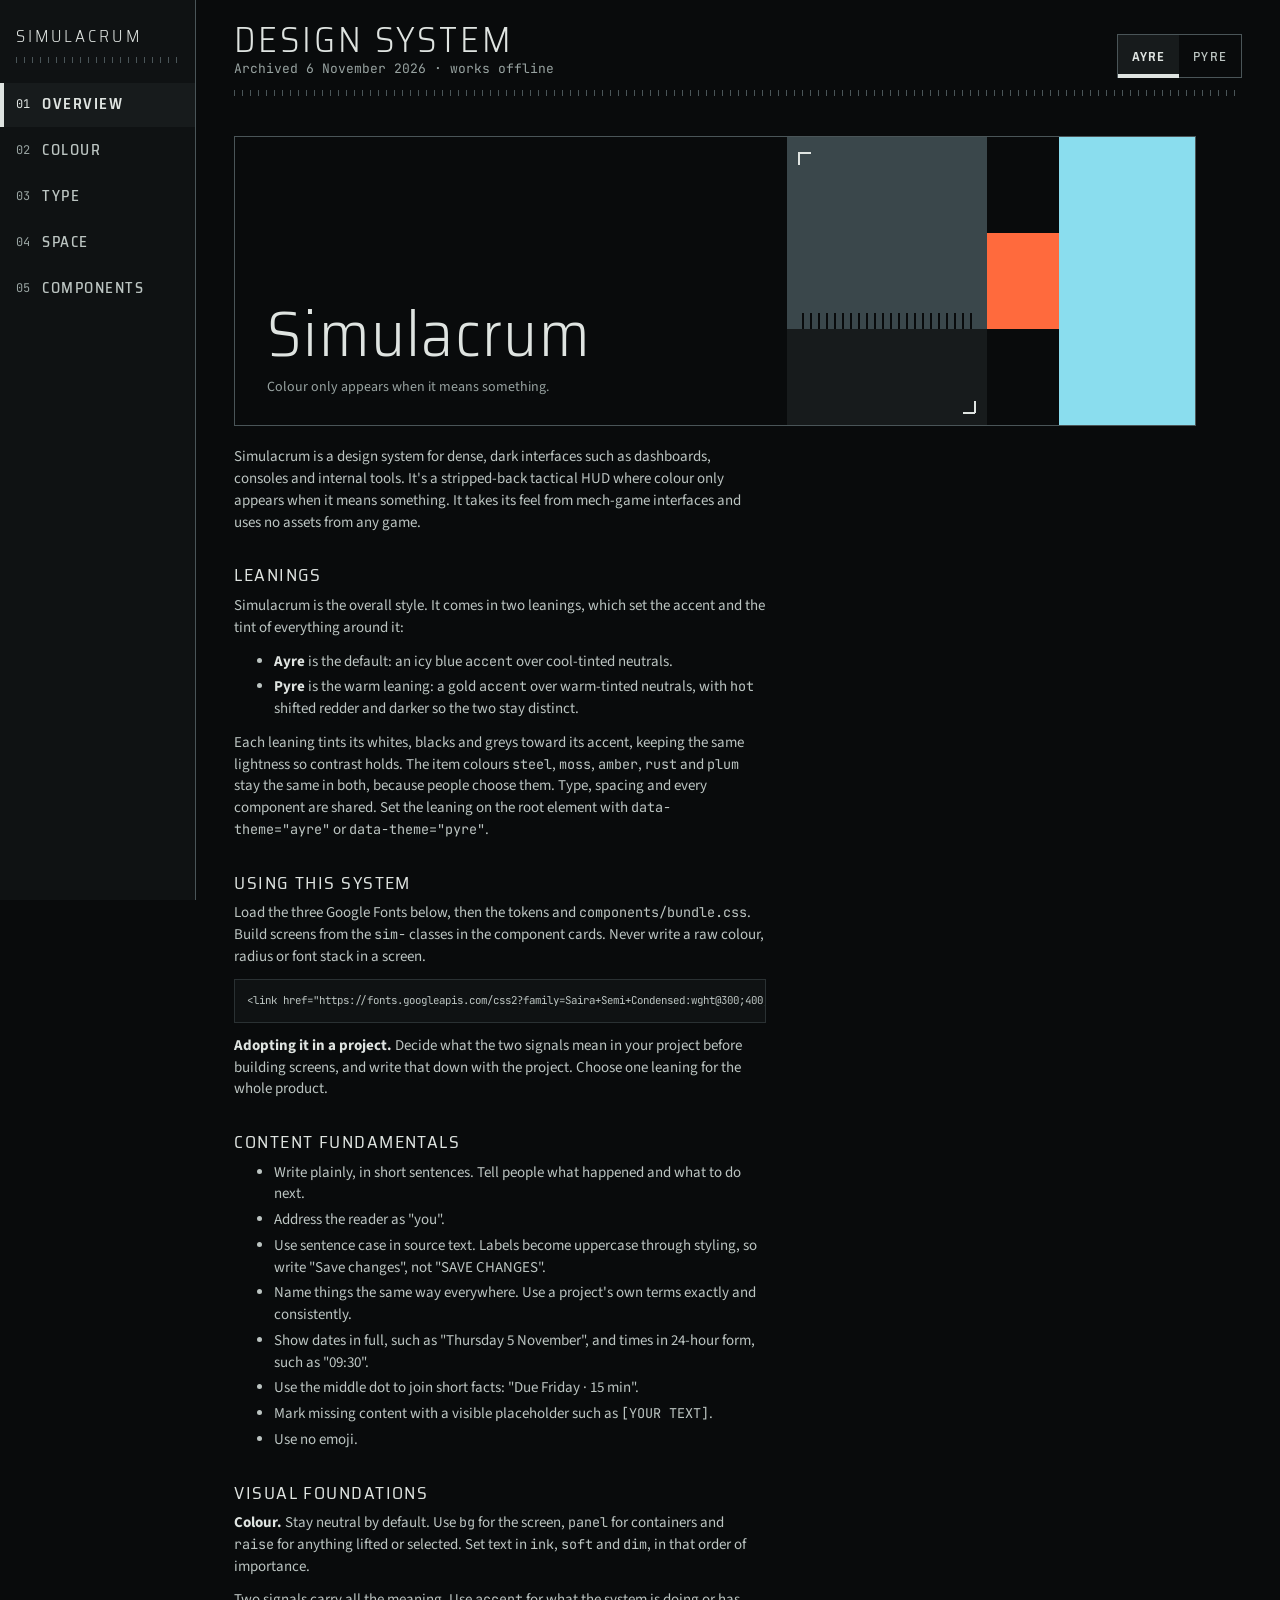
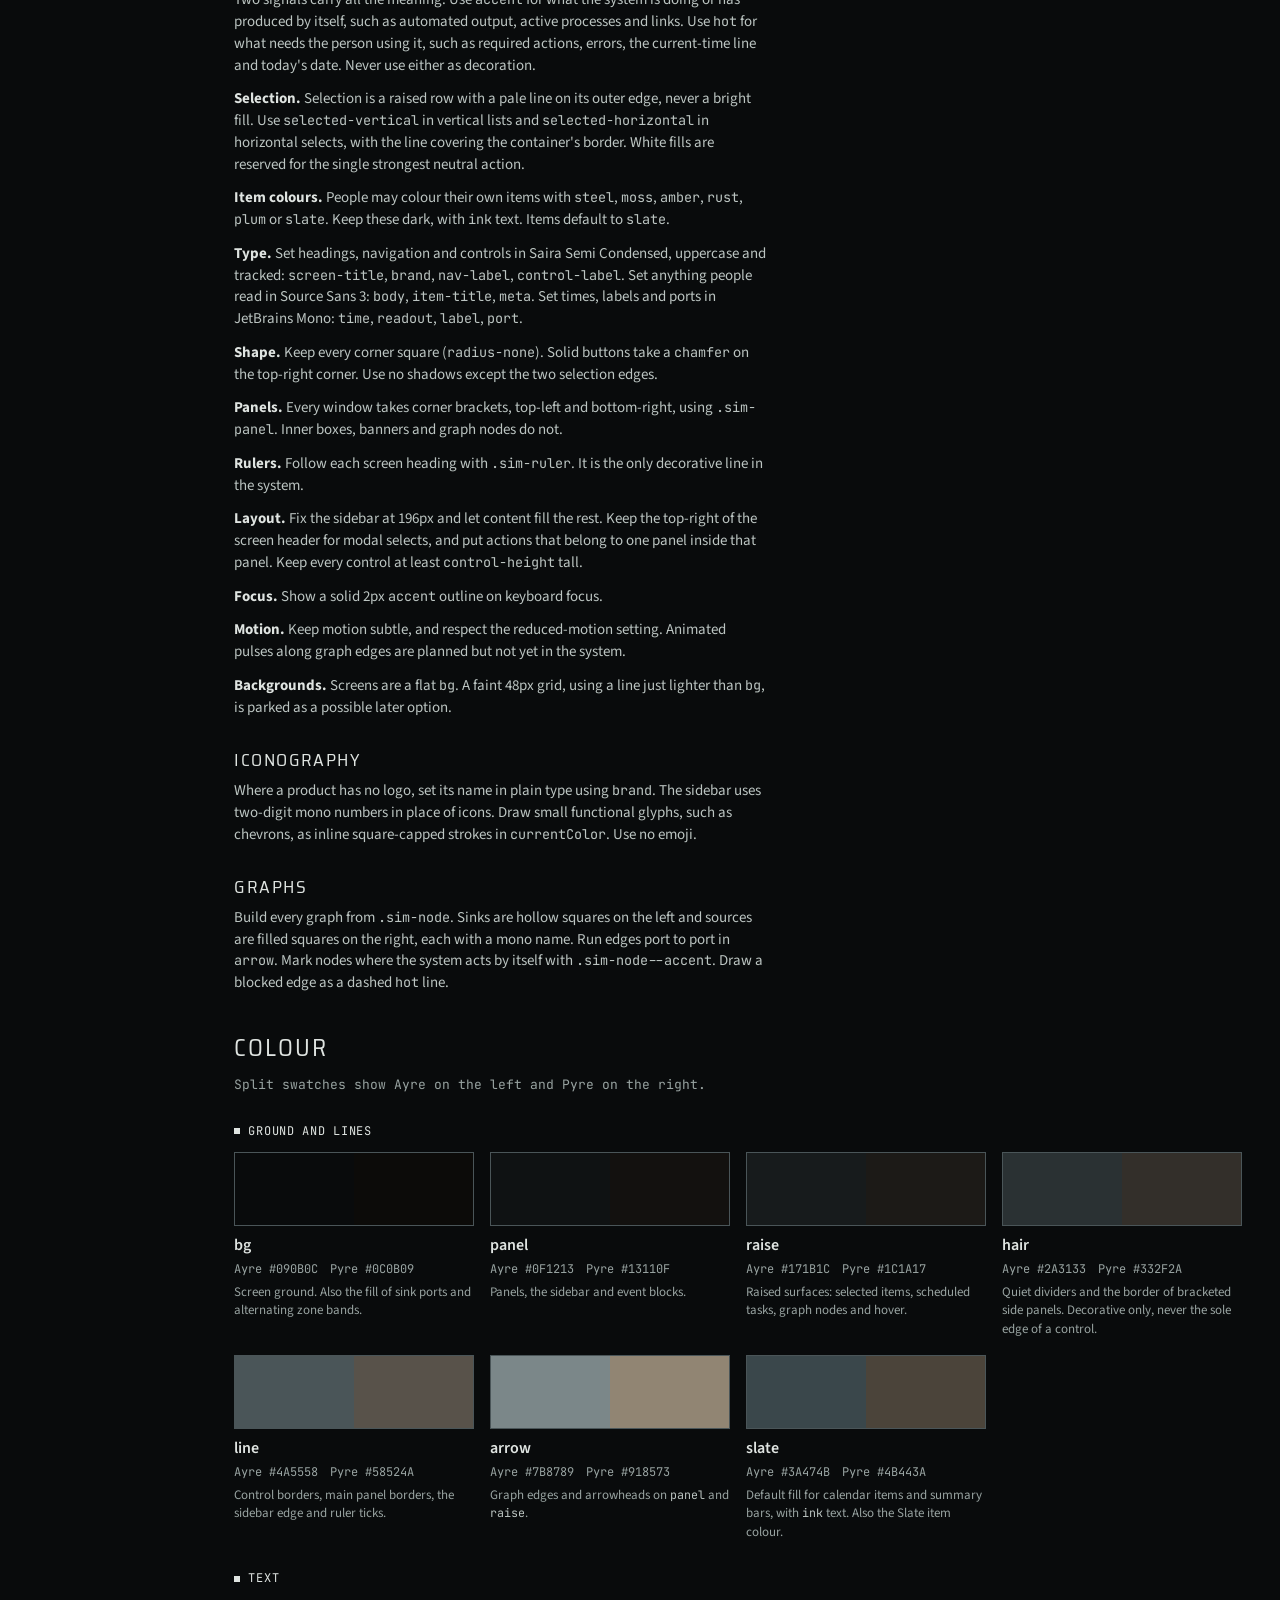
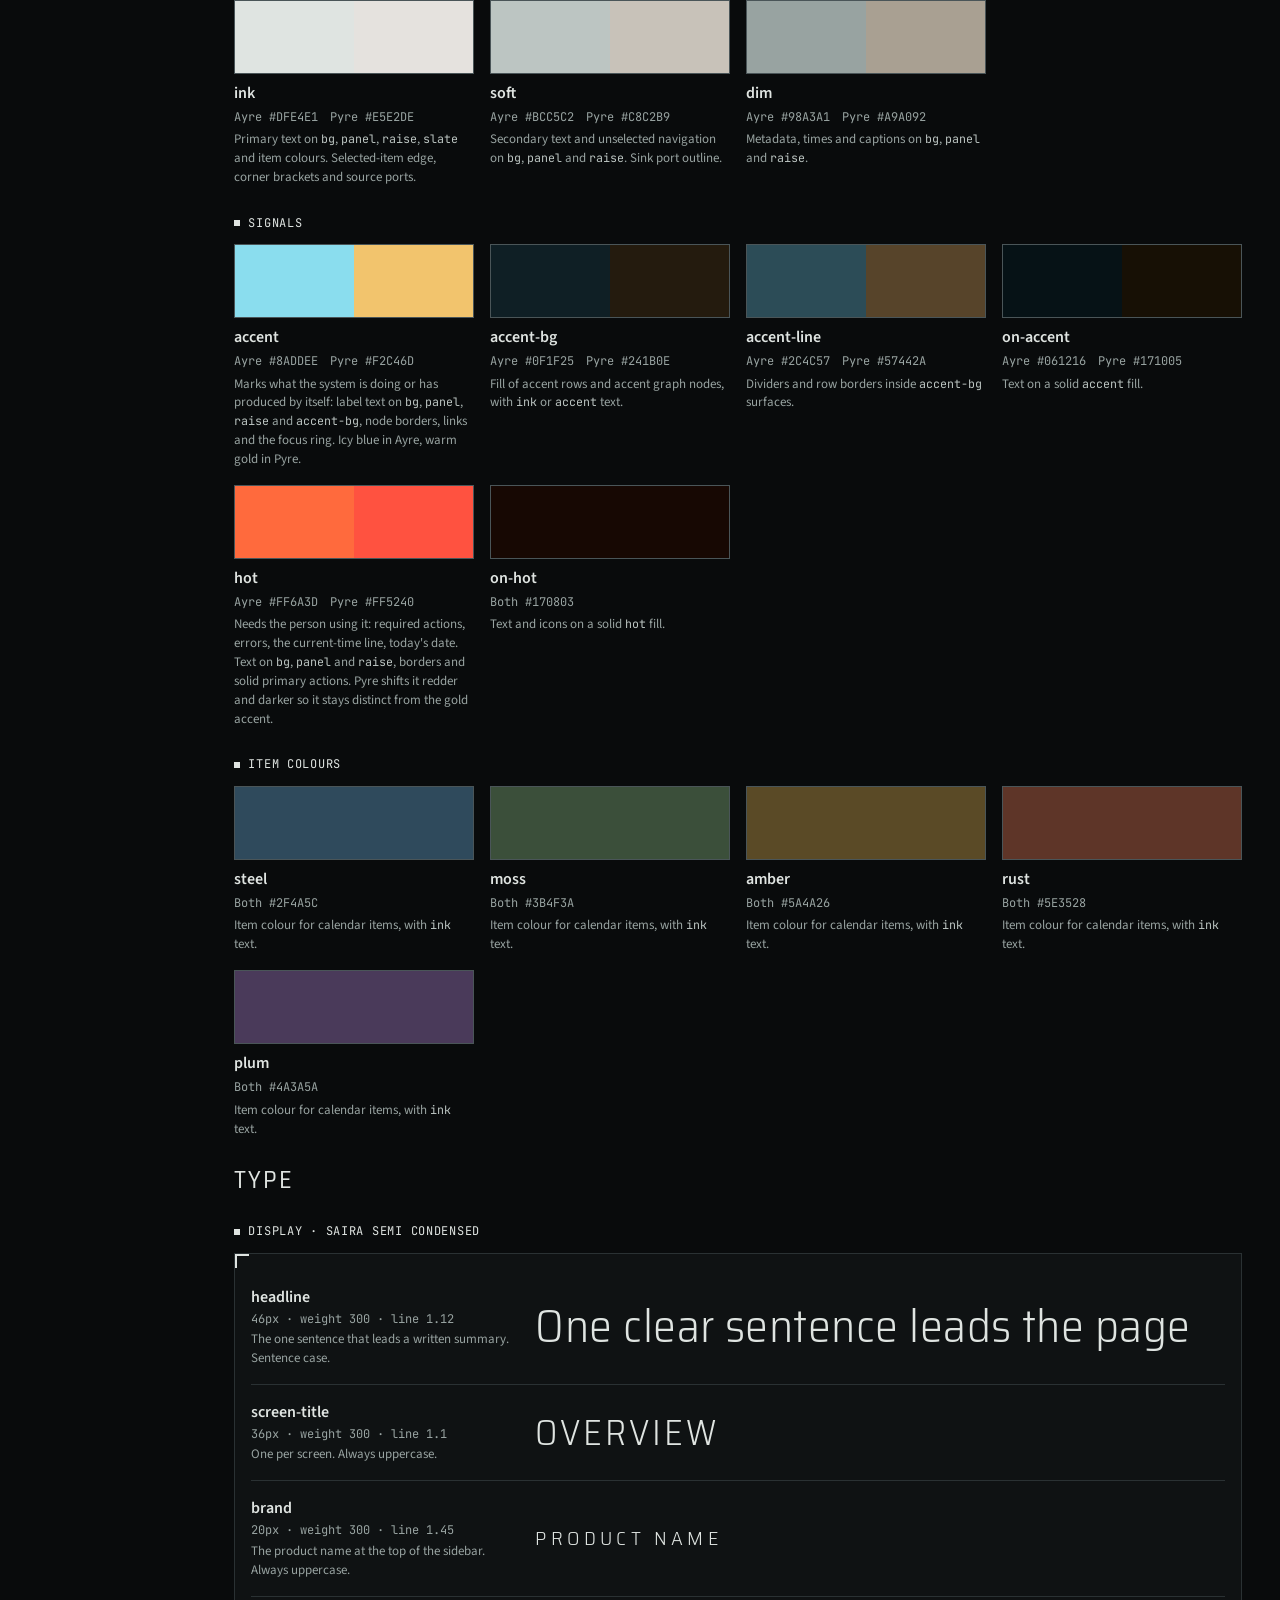
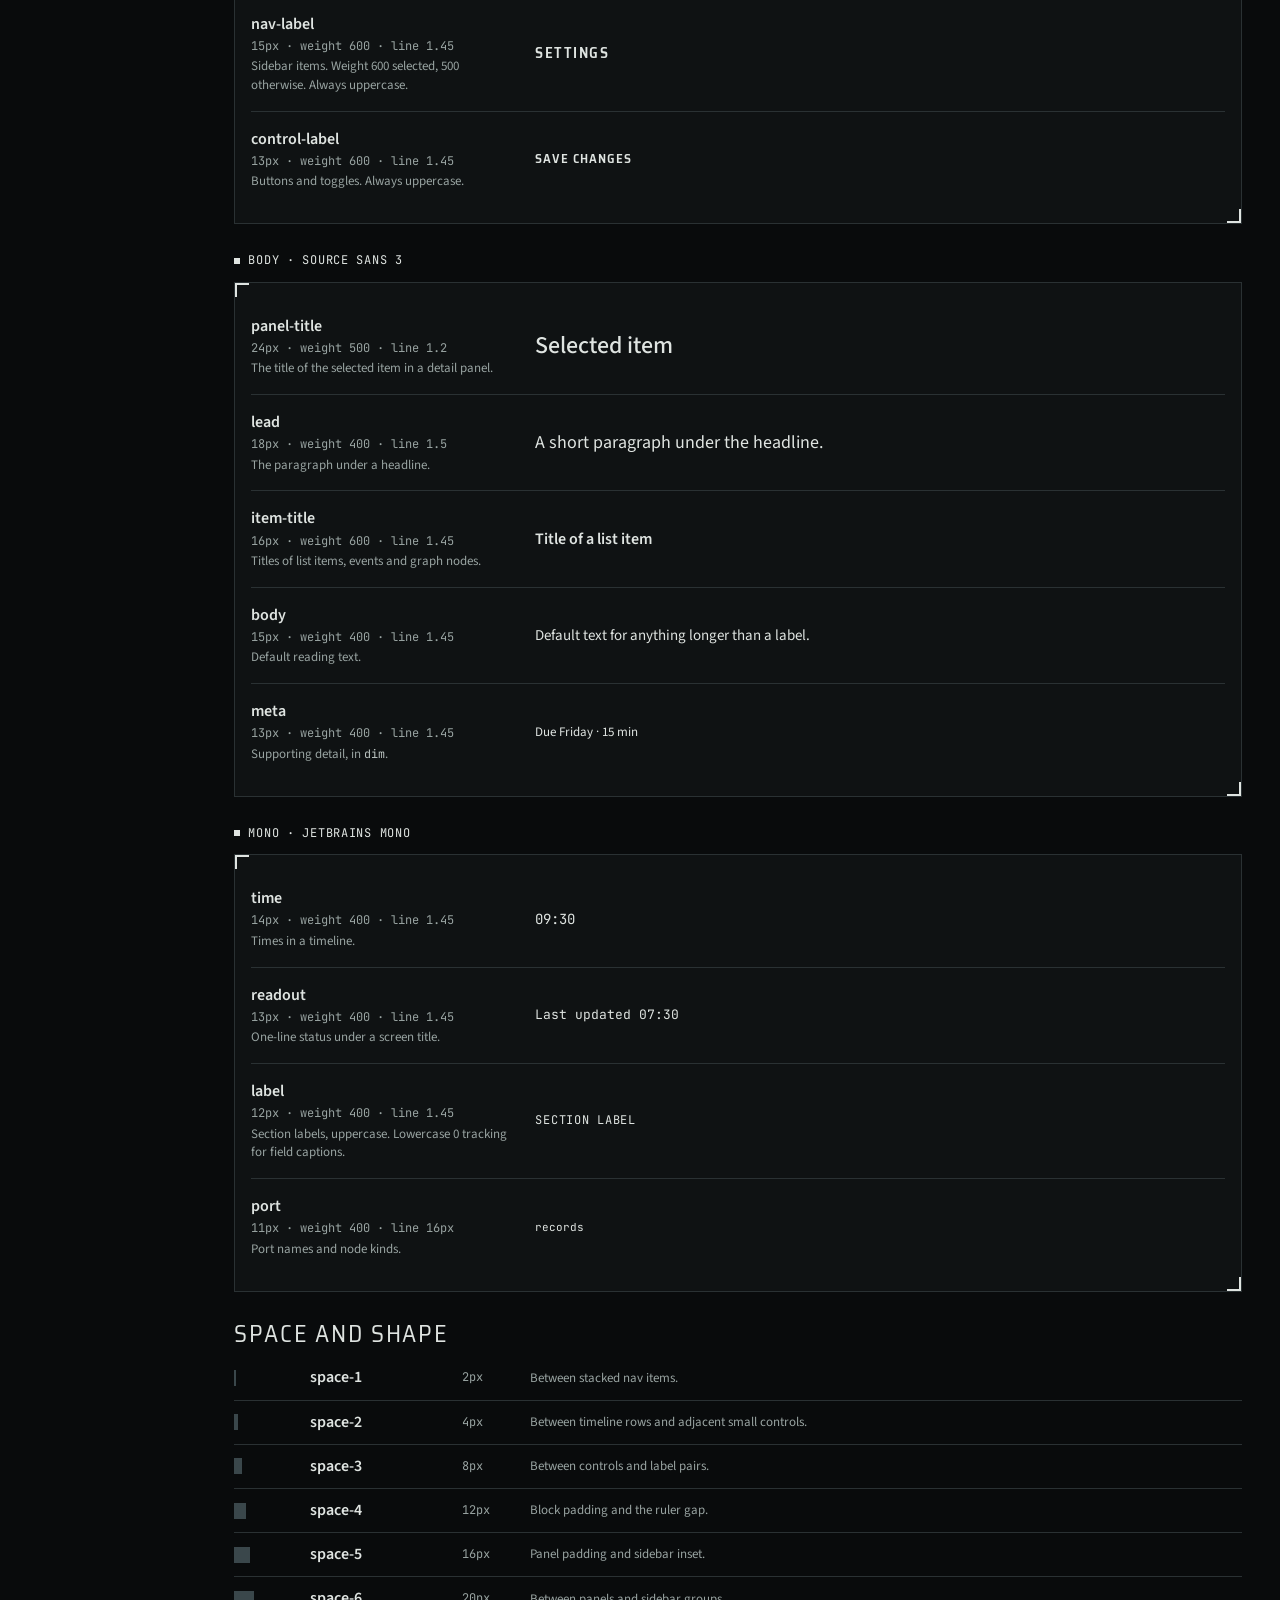
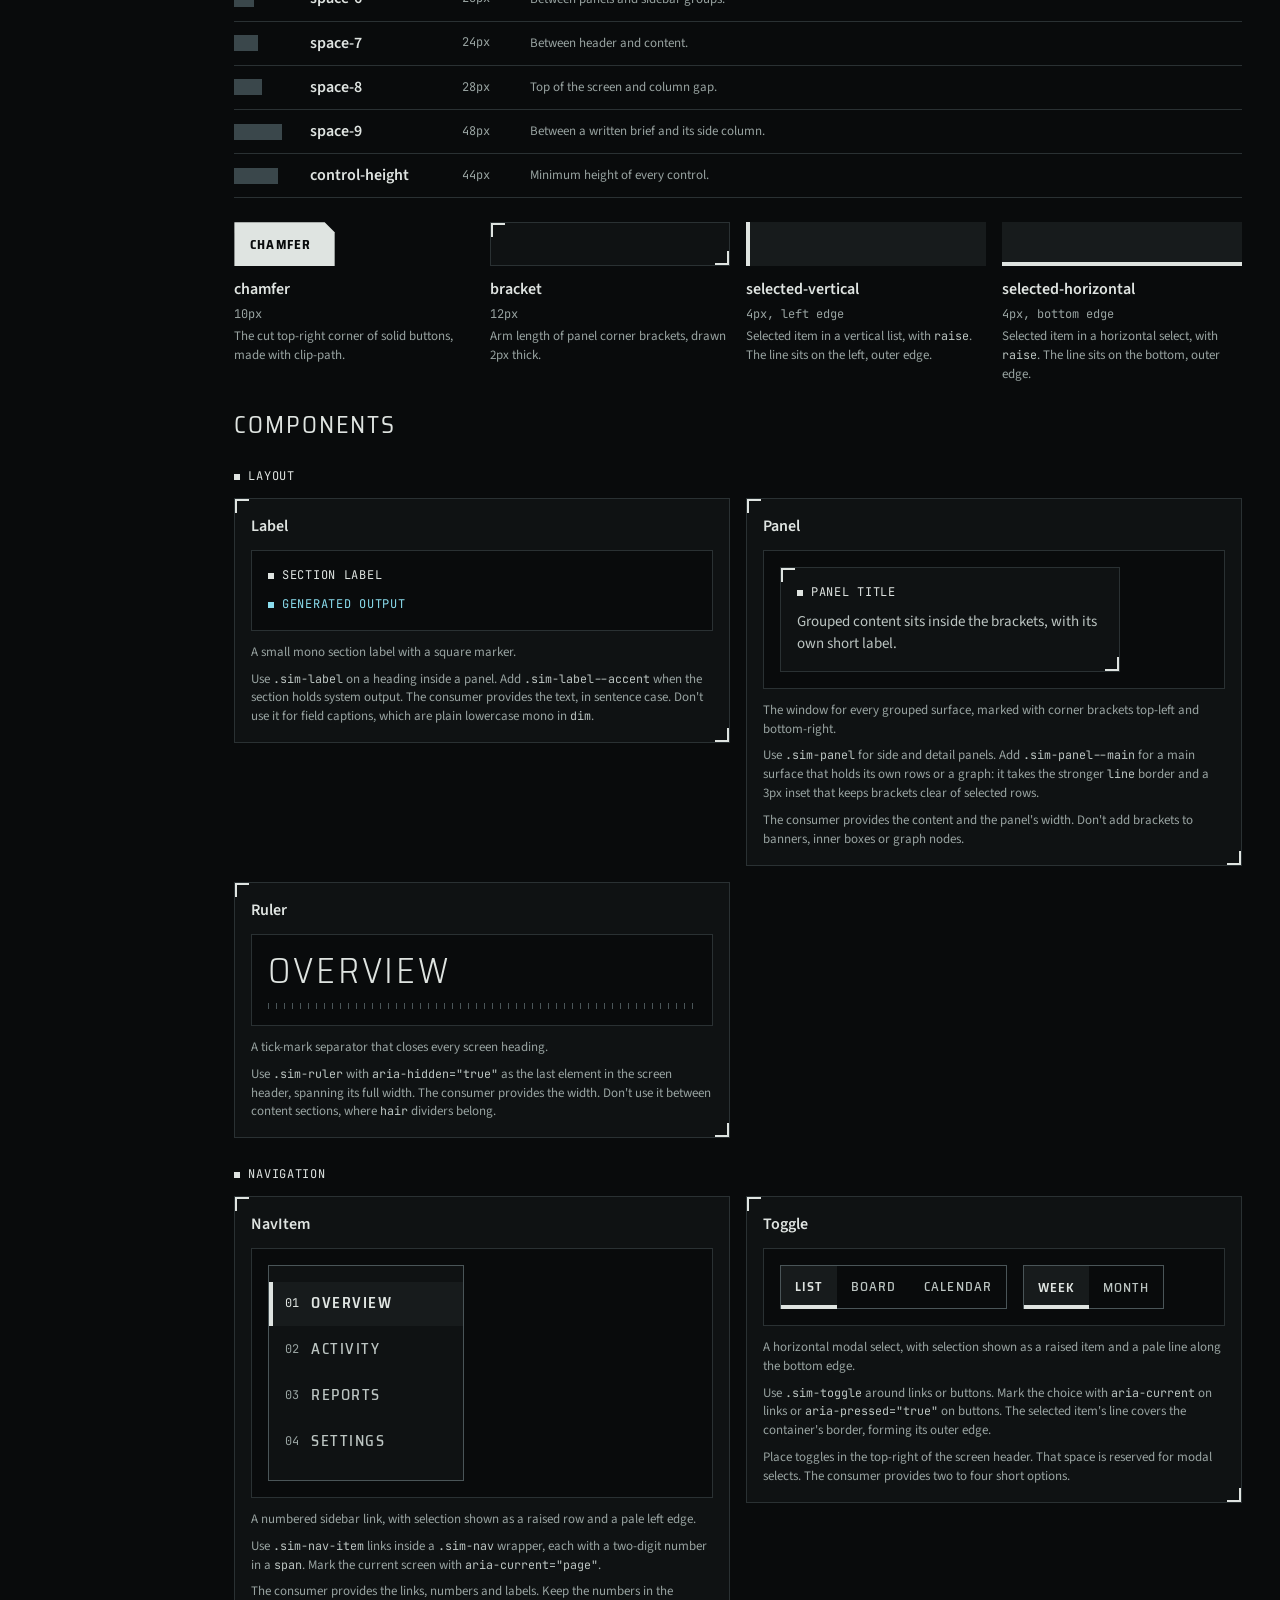
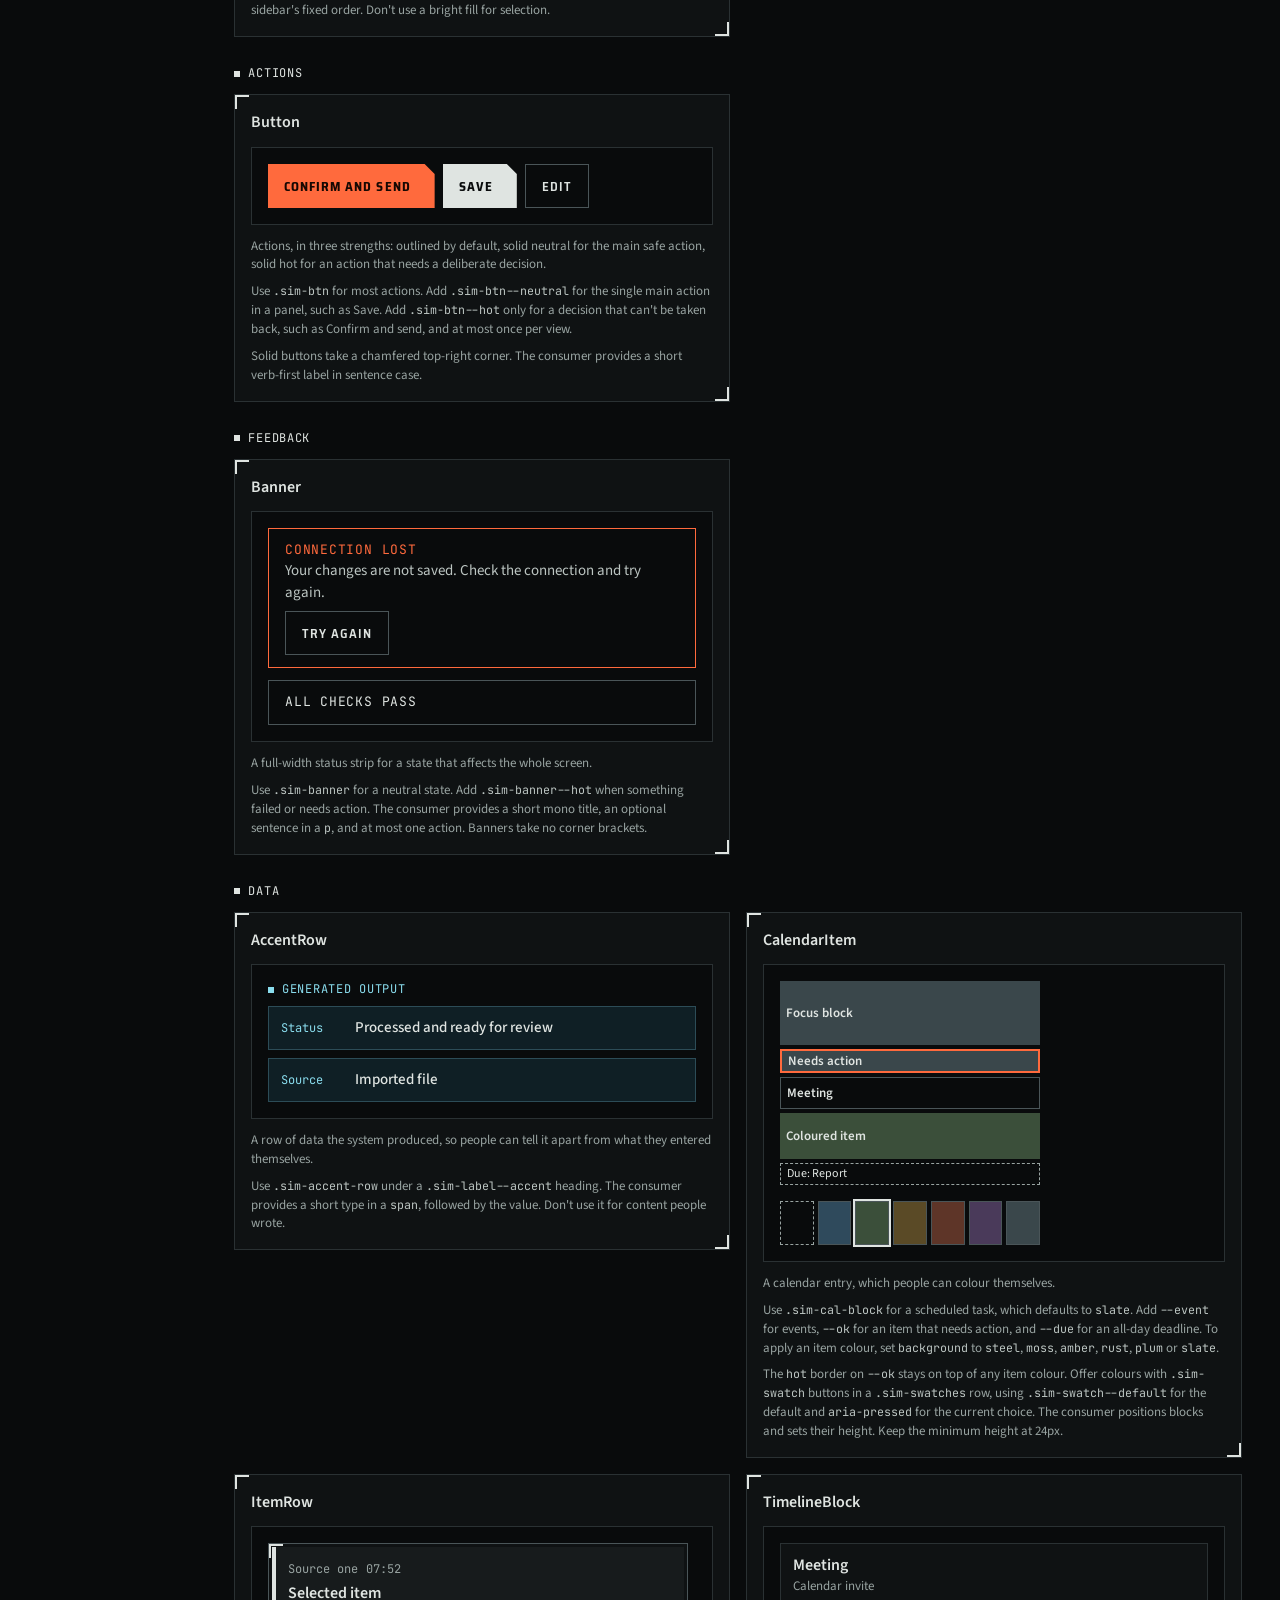
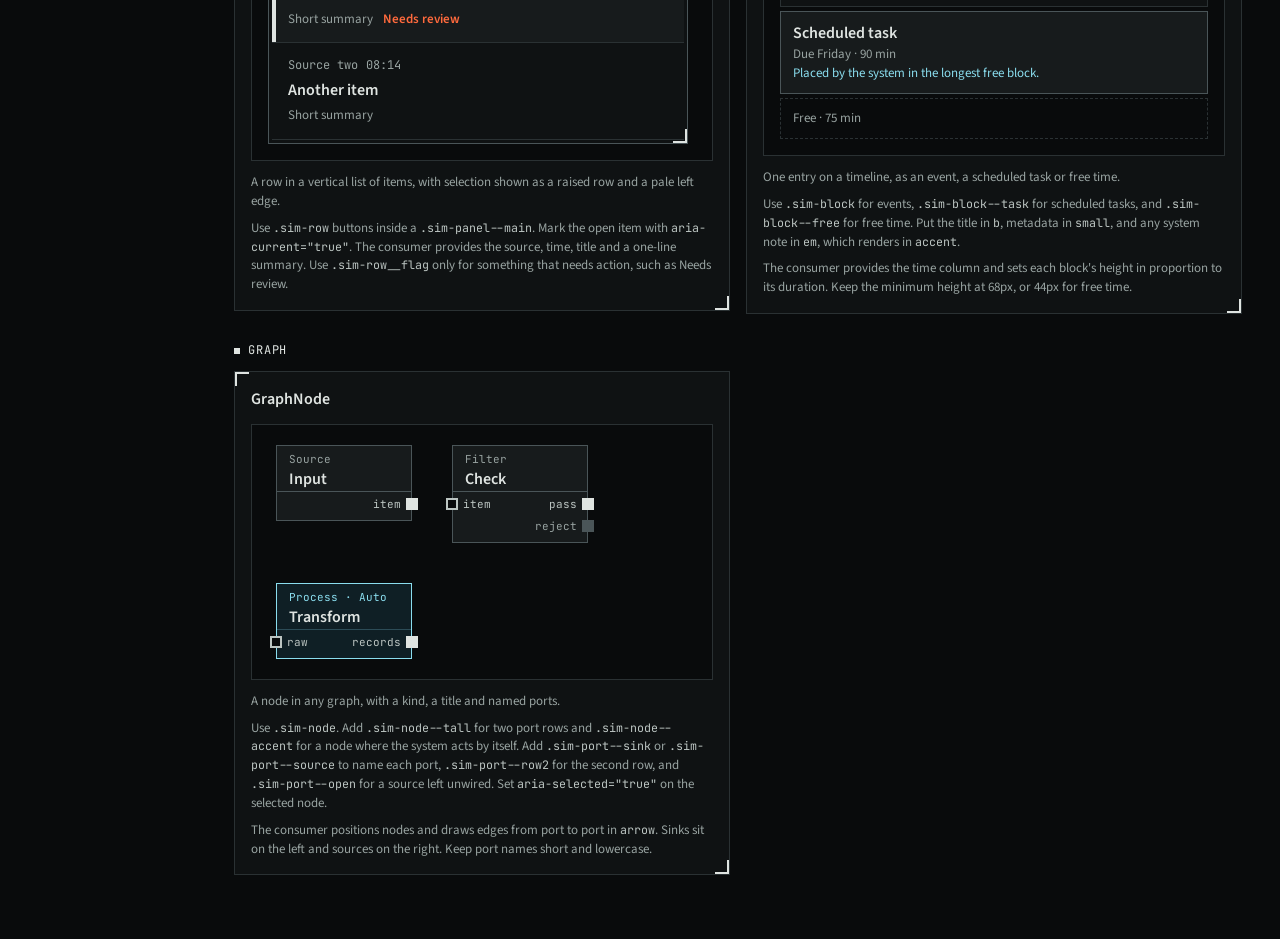
<file: index.html>
<!doctype html>
<html lang="en" data-theme="ayre">
<head>
<meta charset="utf-8">
<meta name="viewport" content="width=device-width, initial-scale=1">
<title>Simulacrum</title>
<style id="shared">@font-face { font-family: "Saira Semi Condensed"; font-weight: 300; font-style: normal; font-display: swap; src: url("[data-uri]") format("woff2"); }
@font-face { font-family: "Saira Semi Condensed"; font-weight: 400; font-style: normal; font-display: swap; src: url("[data-uri]") format("woff2"); }
@font-face { font-family: "Saira Semi Condensed"; font-weight: 500; font-style: normal; font-display: swap; src: url("[data-uri]") format("woff2"); }
@font-face { font-family: "Saira Semi Condensed"; font-weight: 600; font-style: normal; font-display: swap; src: url("[data-uri]") format("woff2"); }
@font-face { font-family: "Saira Semi Condensed"; font-weight: 700; font-style: normal; font-display: swap; src: url("[data-uri]") format("woff2"); }
@font-face { font-family: "JetBrains Mono"; font-weight: 400; font-style: normal; font-display: swap; src: url("[data-uri]") format("woff2"); }
@font-face { font-family: "JetBrains Mono"; font-weight: 500; font-style: normal; font-display: swap; src: url("[data-uri]") format("woff2"); }
@font-face { font-family: "Source Sans 3"; font-weight: 400; font-style: normal; font-display: swap; src: url("[data-uri]") format("woff2"); }
@font-face { font-family: "Source Sans 3"; font-weight: 500; font-style: normal; font-display: swap; src: url("[data-uri]") format("woff2"); }
@font-face { font-family: "Source Sans 3"; font-weight: 600; font-style: normal; font-display: swap; src: url("[data-uri]") format("woff2"); }
@font-face { font-family: "Source Sans 3"; font-weight: 700; font-style: normal; font-display: swap; src: url("[data-uri]") format("woff2"); }
/* Simulacrum tokens, compiled from tokens.json in this folder. */
:root, [data-theme="ayre"] {
  --bg: #090b0c;
  --panel: #0f1213;
  --raise: #171b1c;
  --hair: #2a3133;
  --line: #4a5558;
  --arrow: #7b8789;
  --slate: #3a474b;
  --ink: #dfe4e1;
  --soft: #bcc5c2;
  --dim: #98a3a1;
  --accent: #8addee;
  --accent-bg: #0f1f25;
  --accent-line: #2c4c57;
  --on-accent: #061216;
  --hot: #ff6a3d;
  --on-hot: #170803;
  --steel: #2f4a5c;
  --moss: #3b4f3a;
  --amber: #5a4a26;
  --rust: #5e3528;
  --plum: #4a3a5a;
  --selected-vertical: inset 4px 0 0 #dfe4e1;
  --selected-horizontal: inset 0 -4px 0 #dfe4e1;
}
[data-theme="pyre"] {
  --bg: #0c0b09;
  --panel: #13110f;
  --raise: #1c1a17;
  --hair: #332f2a;
  --line: #58524a;
  --arrow: #918573;
  --slate: #4b443a;
  --ink: #e5e2de;
  --soft: #c8c2b9;
  --dim: #a9a092;
  --accent: #f2c46d;
  --accent-bg: #241b0e;
  --accent-line: #57442a;
  --on-accent: #171005;
  --hot: #ff5240;
  --selected-vertical: inset 4px 0 0 #e5e2de;
  --selected-horizontal: inset 0 -4px 0 #e5e2de;
}
:root {
  --space-1: 2px;
  --space-2: 4px;
  --space-3: 8px;
  --space-4: 12px;
  --space-5: 16px;
  --space-6: 20px;
  --space-7: 24px;
  --space-8: 28px;
  --space-9: 48px;
  --control-height: 44px;
  --radius-none: 0;
  --chamfer: 10px;
  --bracket: 12px;
  --font-display: "Saira Semi Condensed", system-ui, sans-serif;
  --font-body: "Source Sans 3", system-ui, sans-serif;
  --font-mono: "JetBrains Mono", ui-monospace, monospace;
}
body { background: var(--bg); color: var(--ink); font-family: var(--font-body); font-size: 15px; line-height: 1.45; }
a:focus-visible, button:focus-visible { outline: 2px solid var(--accent); outline-offset: 2px; }

.sim-panel { position: relative; box-sizing: border-box; background: var(--panel); border: 1px solid var(--hair); padding: var(--space-5); }
.sim-panel::before, .sim-panel::after { content: ""; position: absolute; width: var(--bracket); height: var(--bracket); pointer-events: none; }
.sim-panel::before { left: 0; top: 0; border-left: 2px solid var(--ink); border-top: 2px solid var(--ink); }
.sim-panel::after { right: 0; bottom: 0; border-right: 2px solid var(--ink); border-bottom: 2px solid var(--ink); }
.sim-panel--main { border-color: var(--line); padding: 3px; }

.sim-ruler { height: 6px; background-image: repeating-linear-gradient(to right, var(--line) 0, var(--line) 1px, transparent 1px, transparent 8px); }

.sim-label { margin: 0; display: flex; align-items: center; gap: var(--space-3); font-family: var(--font-mono); font-size: 12px; font-weight: 400; letter-spacing: 0.06em; text-transform: uppercase; }
.sim-label::before { content: ""; width: 6px; height: 6px; background: var(--ink); }
.sim-label--accent { color: var(--accent); }
.sim-label--accent::before { background: var(--accent); }

.sim-nav { display: flex; flex-direction: column; gap: var(--space-1); }
.sim-nav-item { box-sizing: border-box; min-height: var(--control-height); padding: 0 var(--space-5); display: flex; align-items: center; gap: var(--space-4); color: var(--soft); font-family: var(--font-display); font-size: 15px; font-weight: 500; letter-spacing: 0.1em; text-transform: uppercase; text-decoration: none; }
.sim-nav-item span { font-family: var(--font-mono); font-size: 12px; font-weight: 400; letter-spacing: 0; color: var(--dim); }
.sim-nav-item:hover { background: var(--raise); }
.sim-nav-item[aria-current] { background: var(--raise); box-shadow: var(--selected-vertical); color: var(--ink); font-weight: 600; }
.sim-nav-item[aria-current] span { color: inherit; }

.sim-toggle { display: inline-flex; border: 1px solid var(--line); }
.sim-toggle a, .sim-toggle button { min-height: 42px; padding: 0 14px; display: flex; align-items: center; background: transparent; border: 0; color: var(--soft); font-family: var(--font-display); font-size: 13px; font-weight: 500; letter-spacing: 0.08em; text-transform: uppercase; text-decoration: none; cursor: pointer; }
.sim-toggle [aria-current], .sim-toggle [aria-pressed="true"] { margin-bottom: -1px; background: var(--raise); box-shadow: var(--selected-horizontal); color: var(--ink); font-weight: 600; }

.sim-btn { box-sizing: border-box; min-height: var(--control-height); padding: 0 var(--space-5); background: transparent; color: var(--ink); border: 1px solid var(--line); font-family: var(--font-display); font-size: 13px; font-weight: 600; letter-spacing: 0.08em; text-transform: uppercase; cursor: pointer; }
.sim-btn:hover { background: var(--raise); }
.sim-btn--neutral, .sim-btn--hot { padding-right: 24px; border: 0; font-weight: 700; clip-path: polygon(0 0, calc(100% - var(--chamfer)) 0, 100% var(--chamfer), 100% 100%, 0 100%); }
.sim-btn--neutral { background: var(--ink); color: var(--bg); }
.sim-btn--neutral:hover { background: var(--soft); }
.sim-btn--hot { background: var(--hot); color: var(--on-hot); }
.sim-btn--hot:hover { background: var(--hot); }

.sim-block { box-sizing: border-box; padding: 10px var(--space-4); background: var(--panel); border: 1px solid var(--hair); }
.sim-block--task { background: var(--raise); border-color: var(--line); }
.sim-block--free { background: transparent; border-style: dashed; color: var(--dim); }
.sim-block b { display: block; font-size: 16px; font-weight: 600; }
.sim-block small { display: block; font-size: 13px; color: var(--dim); }
.sim-block em { display: block; font-size: 13px; font-style: normal; color: var(--accent); }

.sim-row { width: 100%; box-sizing: border-box; padding: 14px var(--space-5); display: flex; flex-direction: column; gap: var(--space-2); background: transparent; border: 0; border-bottom: 1px solid var(--hair); color: var(--ink); font: inherit; text-align: left; cursor: pointer; }
.sim-row:hover { background: var(--raise); }
.sim-row[aria-current="true"] { background: var(--raise); box-shadow: var(--selected-vertical); }
.sim-row__meta { display: flex; justify-content: space-between; gap: var(--space-3); font-family: var(--font-mono); font-size: 12px; color: var(--dim); }
.sim-row__title { font-size: 16px; font-weight: 600; }
.sim-row__foot { display: flex; flex-wrap: wrap; gap: var(--space-2) 10px; font-size: 13px; color: var(--dim); }
.sim-row__flag { font-weight: 600; color: var(--hot); }

.sim-accent-row { padding: 10px var(--space-4); display: grid; grid-template-columns: 64px minmax(0, 1fr); gap: 10px; align-items: baseline; background: var(--accent-bg); border: 1px solid var(--accent-line); font-weight: 500; }
.sim-accent-row span { font-family: var(--font-mono); font-size: 12px; font-weight: 400; color: var(--accent); }

.sim-banner { padding: var(--space-4) var(--space-5); display: flex; flex-wrap: wrap; gap: var(--space-3) var(--space-5); align-items: center; justify-content: space-between; background: var(--bg); border: 1px solid var(--line); }
.sim-banner--hot { border-color: var(--hot); }
.sim-banner__title { font-family: var(--font-mono); font-size: 13px; letter-spacing: 0.06em; text-transform: uppercase; }
.sim-banner--hot .sim-banner__title { color: var(--hot); }
.sim-banner p { margin: 0; color: var(--soft); }

.sim-cal-block { box-sizing: border-box; width: 100%; padding: 2px 6px; overflow: hidden; background: var(--slate); color: var(--ink); border: 0; font-family: var(--font-body); font-size: 13px; font-weight: 600; line-height: 16px; text-align: left; cursor: pointer; }
.sim-cal-block--event { background: var(--bg); border: 1px solid var(--line); }
.sim-cal-block--ok { border: 2px solid var(--hot); }
.sim-cal-block--due { background: transparent; border: 1px dashed var(--dim); font-size: 12px; font-weight: 400; }
.sim-swatches { display: grid; grid-template-columns: repeat(7, minmax(0, 1fr)); gap: var(--space-2); }
.sim-swatch { height: var(--control-height); padding: 0; border: 1px solid var(--line); cursor: pointer; }
.sim-swatch--default { background: transparent; border: 1px dashed var(--dim); }
.sim-swatch[aria-pressed="true"] { outline: 2px solid var(--ink); }

.sim-node { position: relative; box-sizing: border-box; width: 136px; height: 76px; padding: 3px var(--space-4); background: var(--raise); border: 1px solid var(--line); color: var(--ink); font-size: 16px; line-height: 20px; }
.sim-node--tall { height: 98px; }
.sim-node--accent { background: var(--accent-bg); border-color: var(--accent); }
.sim-node[aria-selected="true"] { outline: 2px solid var(--ink); }
.sim-node__kind { display: block; font-family: var(--font-mono); font-size: 11px; color: var(--dim); }
.sim-node--accent .sim-node__kind { color: var(--accent); }
.sim-node__title { display: block; font-weight: 600; }
.sim-node::after { content: ""; position: absolute; left: 0; right: 0; top: 45px; height: 1px; background: var(--line); }
.sim-node--accent::after { background: var(--accent-line); }
.sim-port { position: absolute; top: 50px; font-family: var(--font-mono); font-size: 11px; line-height: 16px; color: var(--soft); }
.sim-port--row2 { top: 72px; }
.sim-port::after { content: ""; position: absolute; top: 2px; box-sizing: border-box; width: 12px; height: 12px; }
.sim-port--sink { left: 10px; }
.sim-port--sink::after { left: -17px; background: var(--bg); border: 2px solid var(--soft); }
.sim-port--source { right: 10px; }
.sim-port--source::after { right: -17px; background: var(--ink); }
.sim-port--open { color: var(--dim); }
.sim-port--open::after { background: var(--line); }
</style>
<style>
html { scroll-behavior: smooth; }
@media (prefers-reduced-motion: reduce) { html { scroll-behavior: auto; } }
body { margin: 0; }
.shell { display: grid; grid-template-columns: 196px minmax(0, 1fr); min-height: 100vh; }
aside { position: sticky; top: 0; align-self: start; height: 100vh; box-sizing: border-box; padding: 24px 0; display: flex; flex-direction: column; gap: 20px; background: var(--panel); border-right: 1px solid var(--line); }
.brand { padding: 0 16px; display: flex; flex-direction: column; gap: 8px; }
.brand div:first-child { font-family: var(--font-display); font-size: 17px; line-height: 1.45; font-weight: 300; letter-spacing: 0.18em; text-transform: uppercase; }
main { min-width: 0; padding: 0 clamp(16px, 3vw, 40px) 64px; }
header { position: sticky; top: 0; z-index: 2; padding: 20px 0 12px; display: flex; flex-direction: column; gap: 12px; background: var(--bg); }
.head { display: flex; flex-wrap: wrap; gap: 12px 16px; align-items: flex-end; justify-content: space-between; }
h1 { margin: 0; font-family: var(--font-display); font-size: 36px; line-height: 1.1; font-weight: 300; letter-spacing: 0.08em; text-transform: uppercase; }
.readout { font-family: var(--font-mono); font-size: 13px; color: var(--dim); }
section { padding-top: 28px; scroll-margin-top: 104px; }
h2 { margin: 0 0 8px; font-family: var(--font-display); font-size: 24px; line-height: 1.2; font-weight: 400; letter-spacing: 0.08em; text-transform: uppercase; }
h3.sim-label { margin: 28px 0 12px; }
h4 { margin: 0; font-size: 16px; font-weight: 600; }
code, pre { font-family: var(--font-mono); }
code { font-size: 0.9em; color: var(--soft); }
.hex { font-family: var(--font-mono); font-size: 12px; color: var(--dim); display: flex; flex-wrap: wrap; gap: 0 12px; }
.cover { max-width: 960px; overflow-x: auto; border: 1px solid var(--line); }
.cover iframe { display: block; width: 960px; height: 288px; border: 0; }
.book { max-width: 76ch; margin-top: 20px; color: var(--soft); }
.book h2 { margin: 32px 0 8px; font-size: 18px; color: var(--ink); }
.book strong { color: var(--ink); }
.book p, .book ul { margin: 0 0 12px; }
.book li { margin-bottom: 4px; }
.book pre { overflow-x: auto; margin: 0 0 12px; padding: 12px; background: var(--panel); border: 1px solid var(--hair); font-size: 12px; }
.swatches { display: grid; grid-template-columns: repeat(auto-fill, minmax(230px, 1fr)); gap: 16px; }
.swatch { display: flex; flex-direction: column; gap: 4px; min-width: 0; }
.swatch p, .type-meta p, .space-row p, .shape p, .doc { margin: 0; font-size: 13px; color: var(--dim); }
.chips { height: 72px; display: flex; margin-bottom: 4px; border: 1px solid var(--line); }
.chips span { flex: 1 1 0; }
.type-list { display: flex; flex-direction: column; }
.type-row { padding: 16px 0; display: grid; grid-template-columns: 260px minmax(0, 1fr); gap: 8px 24px; align-items: center; border-bottom: 1px solid var(--hair); }
.type-row:last-child { border-bottom: 0; }
.type-meta { display: flex; flex-direction: column; gap: 2px; }
.type-sample { min-width: 0; overflow-wrap: anywhere; }
.space-row { padding: 10px 0; display: grid; grid-template-columns: 64px 140px 56px minmax(0, 1fr); gap: 12px; align-items: center; border-bottom: 1px solid var(--hair); }
.bar { height: 16px; background: var(--slate); }
.shapes { margin-top: 24px; display: grid; grid-template-columns: repeat(auto-fill, minmax(230px, 1fr)); gap: 16px; }
.shape { display: flex; flex-direction: column; gap: 4px; align-items: flex-start; }
.shape > :first-child { margin-bottom: 8px; }
.demo-box { width: 100%; height: 44px; box-sizing: border-box; }
.sim-panel.demo-box { padding: 0; }
.sel-v { background: var(--raise); box-shadow: var(--selected-vertical); }
.sel-h { background: var(--raise); box-shadow: var(--selected-horizontal); }
.comps { display: grid; grid-template-columns: repeat(auto-fill, minmax(min(100%, 480px), 1fr)); gap: 16px; align-items: start; }
.comp { min-width: 0; display: flex; flex-direction: column; gap: 12px; }
.stage { overflow-x: auto; border: 1px solid var(--hair); }
.stage iframe { display: block; width: 100%; border: 0; }
.doc p { margin: 0 0 8px; }
.doc p:last-child { margin-bottom: 0; }
@media (max-width: 860px) {
  .shell { grid-template-columns: minmax(0, 1fr); }
  aside { position: static; height: auto; padding: 16px 0; border-right: 0; border-bottom: 1px solid var(--line); }
  aside .sim-nav { flex-direction: row; flex-wrap: wrap; }
  aside .sim-nav-item { flex: 1 1 150px; }
  header { position: static; }
  .type-row { grid-template-columns: minmax(0, 1fr); }
  .space-row { grid-template-columns: 64px minmax(0, 1fr) 56px; }
  .space-row p { grid-column: 1 / -1; }
}
</style>
</head>
<body>
<div class="shell">
<aside>
<div class="brand"><div>Simulacrum</div><div class="sim-ruler" aria-hidden="true"></div></div>
<nav class="sim-nav" aria-label="Sections">
<a class="sim-nav-item" href="#overview" aria-current="true"><span>01</span>Overview</a>
<a class="sim-nav-item" href="#colour"><span>02</span>Colour</a>
<a class="sim-nav-item" href="#type"><span>03</span>Type</a>
<a class="sim-nav-item" href="#space"><span>04</span>Space</a>
<a class="sim-nav-item" href="#components"><span>05</span>Components</a>
</nav>
</aside>
<main>
<header>
<div class="head">
<div>
<h1>Design system</h1>
<div class="readout">Archived 6 November 2026 · works offline</div>
</div>
<div class="sim-toggle" role="group" aria-label="Leaning">
<button id="ayre" aria-pressed="true">Ayre</button>
<button id="pyre" aria-pressed="false">Pyre</button>
</div>
</div>
<div class="sim-ruler" aria-hidden="true"></div>
</header>
<section id="overview" aria-label="Overview">
<div class="cover"><iframe data-preview="Cover" title="Simulacrum cover"></iframe></div>
<div class="book"><p>Simulacrum is a design system for dense, dark interfaces such as dashboards, consoles and internal tools. It's a stripped-back tactical HUD where colour only appears when it means something. It takes its feel from mech-game interfaces and uses no assets from any game.</p>
<h2>Leanings</h2>
<p>Simulacrum is the overall style. It comes in two leanings, which set the accent and the tint of everything around it:</p>
<ul>
<li><strong>Ayre</strong> is the default: an icy blue <code>accent</code> over cool-tinted neutrals.</li>
<li><strong>Pyre</strong> is the warm leaning: a gold <code>accent</code> over warm-tinted neutrals, with <code>hot</code> shifted redder and darker so the two stay distinct.</li>
</ul>
<p>Each leaning tints its whites, blacks and greys toward its accent, keeping the same lightness so contrast holds. The item colours <code>steel</code>, <code>moss</code>, <code>amber</code>, <code>rust</code> and <code>plum</code> stay the same in both, because people choose them. Type, spacing and every component are shared. Set the leaning on the root element with <code>data-theme="ayre"</code> or <code>data-theme="pyre"</code>.</p>
<h2>Using this system</h2>
<p>Load the three Google Fonts below, then the tokens and <code>components/bundle.css</code>. Build screens from the <code>sim-</code> classes in the component cards. Never write a raw colour, radius or font stack in a screen.</p>
<pre><code class="language-html">&lt;link href=&quot;https://fonts.googleapis.com/css2?family=Saira+Semi+Condensed:wght@300;400;500;600;700&amp;family=JetBrains+Mono:wght@400;500&amp;family=Source+Sans+3:wght@400;500;600;700&amp;display=swap&quot; rel=&quot;stylesheet&quot;&gt;
</code></pre>
<p><strong>Adopting it in a project.</strong> Decide what the two signals mean in your project before building screens, and write that down with the project. Choose one leaning for the whole product.</p>
<h2>Content fundamentals</h2>
<ul>
<li>Write plainly, in short sentences. Tell people what happened and what to do next.</li>
<li>Address the reader as "you".</li>
<li>Use sentence case in source text. Labels become uppercase through styling, so write "Save changes", not "SAVE CHANGES".</li>
<li>Name things the same way everywhere. Use a project's own terms exactly and consistently.</li>
<li>Show dates in full, such as "Thursday 5 November", and times in 24-hour form, such as "09:30".</li>
<li>Use the middle dot to join short facts: "Due Friday · 15 min".</li>
<li>Mark missing content with a visible placeholder such as <code>[YOUR TEXT]</code>.</li>
<li>Use no emoji.</li>
</ul>
<h2>Visual foundations</h2>
<p><strong>Colour.</strong> Stay neutral by default. Use <code>bg</code> for the screen, <code>panel</code> for containers and <code>raise</code> for anything lifted or selected. Set text in <code>ink</code>, <code>soft</code> and <code>dim</code>, in that order of importance.</p>
<p>Two signals carry all the meaning. Use <code>accent</code> for what the system is doing or has produced by itself, such as automated output, active processes and links. Use <code>hot</code> for what needs the person using it, such as required actions, errors, the current-time line and today's date. Never use either as decoration.</p>
<p><strong>Selection.</strong> Selection is a raised row with a pale line on its outer edge, never a bright fill. Use <code>selected-vertical</code> in vertical lists and <code>selected-horizontal</code> in horizontal selects, with the line covering the container's border. White fills are reserved for the single strongest neutral action.</p>
<p><strong>Item colours.</strong> People may colour their own items with <code>steel</code>, <code>moss</code>, <code>amber</code>, <code>rust</code>, <code>plum</code> or <code>slate</code>. Keep these dark, with <code>ink</code> text. Items default to <code>slate</code>.</p>
<p><strong>Type.</strong> Set headings, navigation and controls in Saira Semi Condensed, uppercase and tracked: <code>screen-title</code>, <code>brand</code>, <code>nav-label</code>, <code>control-label</code>. Set anything people read in Source Sans 3: <code>body</code>, <code>item-title</code>, <code>meta</code>. Set times, labels and ports in JetBrains Mono: <code>time</code>, <code>readout</code>, <code>label</code>, <code>port</code>.</p>
<p><strong>Shape.</strong> Keep every corner square (<code>radius-none</code>). Solid buttons take a <code>chamfer</code> on the top-right corner. Use no shadows except the two selection edges.</p>
<p><strong>Panels.</strong> Every window takes corner brackets, top-left and bottom-right, using <code>.sim-panel</code>. Inner boxes, banners and graph nodes do not.</p>
<p><strong>Rulers.</strong> Follow each screen heading with <code>.sim-ruler</code>. It is the only decorative line in the system.</p>
<p><strong>Layout.</strong> Fix the sidebar at 196px and let content fill the rest. Keep the top-right of the screen header for modal selects, and put actions that belong to one panel inside that panel. Keep every control at least <code>control-height</code> tall.</p>
<p><strong>Focus.</strong> Show a solid 2px <code>accent</code> outline on keyboard focus.</p>
<p><strong>Motion.</strong> Keep motion subtle, and respect the reduced-motion setting. Animated pulses along graph edges are planned but not yet in the system.</p>
<p><strong>Backgrounds.</strong> Screens are a flat <code>bg</code>. A faint 48px grid, using a line just lighter than <code>bg</code>, is parked as a possible later option.</p>
<h2>Iconography</h2>
<p>Where a product has no logo, set its name in plain type using <code>brand</code>. The sidebar uses two-digit mono numbers in place of icons. Draw small functional glyphs, such as chevrons, as inline square-capped strokes in <code>currentColor</code>. Use no emoji.</p>
<h2>Graphs</h2>
<p>Build every graph from <code>.sim-node</code>. Sinks are hollow squares on the left and sources are filled squares on the right, each with a mono name. Run edges port to port in <code>arrow</code>. Mark nodes where the system acts by itself with <code>.sim-node--accent</code>. Draw a blocked edge as a dashed <code>hot</code> line.</p></div>
</section>
<section id="colour" aria-label="Colour">
<h2>Colour</h2>
<p class="readout">Split swatches show Ayre on the left and Pyre on the right.</p>
<h3 class="sim-label">Ground and lines</h3><div class="swatches"><article class="swatch"><div class="chips" aria-hidden="true"><span style="background:#090B0C"></span><span style="background:#0C0B09"></span></div><h4>bg</h4><div class="hex"><span>Ayre #090B0C</span><span>Pyre #0C0B09</span></div><p>Screen ground. Also the fill of sink ports and alternating zone bands.</p></article><article class="swatch"><div class="chips" aria-hidden="true"><span style="background:#0F1213"></span><span style="background:#13110F"></span></div><h4>panel</h4><div class="hex"><span>Ayre #0F1213</span><span>Pyre #13110F</span></div><p>Panels, the sidebar and event blocks.</p></article><article class="swatch"><div class="chips" aria-hidden="true"><span style="background:#171B1C"></span><span style="background:#1C1A17"></span></div><h4>raise</h4><div class="hex"><span>Ayre #171B1C</span><span>Pyre #1C1A17</span></div><p>Raised surfaces: selected items, scheduled tasks, graph nodes and hover.</p></article><article class="swatch"><div class="chips" aria-hidden="true"><span style="background:#2A3133"></span><span style="background:#332F2A"></span></div><h4>hair</h4><div class="hex"><span>Ayre #2A3133</span><span>Pyre #332F2A</span></div><p>Quiet dividers and the border of bracketed side panels. Decorative only, never the sole edge of a control.</p></article><article class="swatch"><div class="chips" aria-hidden="true"><span style="background:#4A5558"></span><span style="background:#58524A"></span></div><h4>line</h4><div class="hex"><span>Ayre #4A5558</span><span>Pyre #58524A</span></div><p>Control borders, main panel borders, the sidebar edge and ruler ticks.</p></article><article class="swatch"><div class="chips" aria-hidden="true"><span style="background:#7B8789"></span><span style="background:#918573"></span></div><h4>arrow</h4><div class="hex"><span>Ayre #7B8789</span><span>Pyre #918573</span></div><p>Graph edges and arrowheads on <code>panel</code> and <code>raise</code>.</p></article><article class="swatch"><div class="chips" aria-hidden="true"><span style="background:#3A474B"></span><span style="background:#4B443A"></span></div><h4>slate</h4><div class="hex"><span>Ayre #3A474B</span><span>Pyre #4B443A</span></div><p>Default fill for calendar items and summary bars, with <code>ink</code> text. Also the Slate item colour.</p></article></div><h3 class="sim-label">Text</h3><div class="swatches"><article class="swatch"><div class="chips" aria-hidden="true"><span style="background:#DFE4E1"></span><span style="background:#E5E2DE"></span></div><h4>ink</h4><div class="hex"><span>Ayre #DFE4E1</span><span>Pyre #E5E2DE</span></div><p>Primary text on <code>bg</code>, <code>panel</code>, <code>raise</code>, <code>slate</code> and item colours. Selected-item edge, corner brackets and source ports.</p></article><article class="swatch"><div class="chips" aria-hidden="true"><span style="background:#BCC5C2"></span><span style="background:#C8C2B9"></span></div><h4>soft</h4><div class="hex"><span>Ayre #BCC5C2</span><span>Pyre #C8C2B9</span></div><p>Secondary text and unselected navigation on <code>bg</code>, <code>panel</code> and <code>raise</code>. Sink port outline.</p></article><article class="swatch"><div class="chips" aria-hidden="true"><span style="background:#98A3A1"></span><span style="background:#A9A092"></span></div><h4>dim</h4><div class="hex"><span>Ayre #98A3A1</span><span>Pyre #A9A092</span></div><p>Metadata, times and captions on <code>bg</code>, <code>panel</code> and <code>raise</code>.</p></article></div><h3 class="sim-label">Signals</h3><div class="swatches"><article class="swatch"><div class="chips" aria-hidden="true"><span style="background:#8ADDEE"></span><span style="background:#F2C46D"></span></div><h4>accent</h4><div class="hex"><span>Ayre #8ADDEE</span><span>Pyre #F2C46D</span></div><p>Marks what the system is doing or has produced by itself: label text on <code>bg</code>, <code>panel</code>, <code>raise</code> and <code>accent-bg</code>, node borders, links and the focus ring. Icy blue in Ayre, warm gold in Pyre.</p></article><article class="swatch"><div class="chips" aria-hidden="true"><span style="background:#0F1F25"></span><span style="background:#241B0E"></span></div><h4>accent-bg</h4><div class="hex"><span>Ayre #0F1F25</span><span>Pyre #241B0E</span></div><p>Fill of accent rows and accent graph nodes, with <code>ink</code> or <code>accent</code> text.</p></article><article class="swatch"><div class="chips" aria-hidden="true"><span style="background:#2C4C57"></span><span style="background:#57442A"></span></div><h4>accent-line</h4><div class="hex"><span>Ayre #2C4C57</span><span>Pyre #57442A</span></div><p>Dividers and row borders inside <code>accent-bg</code> surfaces.</p></article><article class="swatch"><div class="chips" aria-hidden="true"><span style="background:#061216"></span><span style="background:#171005"></span></div><h4>on-accent</h4><div class="hex"><span>Ayre #061216</span><span>Pyre #171005</span></div><p>Text on a solid <code>accent</code> fill.</p></article><article class="swatch"><div class="chips" aria-hidden="true"><span style="background:#FF6A3D"></span><span style="background:#FF5240"></span></div><h4>hot</h4><div class="hex"><span>Ayre #FF6A3D</span><span>Pyre #FF5240</span></div><p>Needs the person using it: required actions, errors, the current-time line, today's date. Text on <code>bg</code>, <code>panel</code> and <code>raise</code>, borders and solid primary actions. Pyre shifts it redder and darker so it stays distinct from the gold accent.</p></article><article class="swatch"><div class="chips" aria-hidden="true"><span style="background:#170803"></span></div><h4>on-hot</h4><div class="hex"><span>Both #170803</span></div><p>Text and icons on a solid <code>hot</code> fill.</p></article></div><h3 class="sim-label">Item colours</h3><div class="swatches"><article class="swatch"><div class="chips" aria-hidden="true"><span style="background:#2F4A5C"></span></div><h4>steel</h4><div class="hex"><span>Both #2F4A5C</span></div><p>Item colour for calendar items, with <code>ink</code> text.</p></article><article class="swatch"><div class="chips" aria-hidden="true"><span style="background:#3B4F3A"></span></div><h4>moss</h4><div class="hex"><span>Both #3B4F3A</span></div><p>Item colour for calendar items, with <code>ink</code> text.</p></article><article class="swatch"><div class="chips" aria-hidden="true"><span style="background:#5A4A26"></span></div><h4>amber</h4><div class="hex"><span>Both #5A4A26</span></div><p>Item colour for calendar items, with <code>ink</code> text.</p></article><article class="swatch"><div class="chips" aria-hidden="true"><span style="background:#5E3528"></span></div><h4>rust</h4><div class="hex"><span>Both #5E3528</span></div><p>Item colour for calendar items, with <code>ink</code> text.</p></article><article class="swatch"><div class="chips" aria-hidden="true"><span style="background:#4A3A5A"></span></div><h4>plum</h4><div class="hex"><span>Both #4A3A5A</span></div><p>Item colour for calendar items, with <code>ink</code> text.</p></article></div>
</section>
<section id="type" aria-label="Type">
<h2>Type</h2>
<h3 class="sim-label">Display · Saira Semi Condensed</h3><div class="sim-panel type-list"><div class="type-row"><div class="type-meta"><h4>headline</h4><div class="hex">46px · weight 300 · line 1.12</div><p>The one sentence that leads a written summary. Sentence case.</p></div><div class="type-sample" style="font-family:var(--font-display);font-size:46px;line-height:1.12;font-weight:300;letter-spacing:0.01em">One clear sentence leads the page</div></div><div class="type-row"><div class="type-meta"><h4>screen-title</h4><div class="hex">36px · weight 300 · line 1.1</div><p>One per screen. Always uppercase.</p></div><div class="type-sample" style="font-family:var(--font-display);font-size:36px;line-height:1.1;font-weight:300;letter-spacing:0.08em">OVERVIEW</div></div><div class="type-row"><div class="type-meta"><h4>brand</h4><div class="hex">20px · weight 300 · line 1.45</div><p>The product name at the top of the sidebar. Always uppercase.</p></div><div class="type-sample" style="font-family:var(--font-display);font-size:20px;line-height:1.45;font-weight:300;letter-spacing:0.22em">PRODUCT NAME</div></div><div class="type-row"><div class="type-meta"><h4>nav-label</h4><div class="hex">15px · weight 600 · line 1.45</div><p>Sidebar items. Weight 600 selected, 500 otherwise. Always uppercase.</p></div><div class="type-sample" style="font-family:var(--font-display);font-size:15px;line-height:1.45;font-weight:600;letter-spacing:0.1em">SETTINGS</div></div><div class="type-row"><div class="type-meta"><h4>control-label</h4><div class="hex">13px · weight 600 · line 1.45</div><p>Buttons and toggles. Always uppercase.</p></div><div class="type-sample" style="font-family:var(--font-display);font-size:13px;line-height:1.45;font-weight:600;letter-spacing:0.08em">SAVE CHANGES</div></div></div><h3 class="sim-label">Body · Source Sans 3</h3><div class="sim-panel type-list"><div class="type-row"><div class="type-meta"><h4>panel-title</h4><div class="hex">24px · weight 500 · line 1.2</div><p>The title of the selected item in a detail panel.</p></div><div class="type-sample" style="font-family:var(--font-body);font-size:24px;line-height:1.2;font-weight:500">Selected item</div></div><div class="type-row"><div class="type-meta"><h4>lead</h4><div class="hex">18px · weight 400 · line 1.5</div><p>The paragraph under a headline.</p></div><div class="type-sample" style="font-family:var(--font-body);font-size:18px;line-height:1.5;font-weight:400">A short paragraph under the headline.</div></div><div class="type-row"><div class="type-meta"><h4>item-title</h4><div class="hex">16px · weight 600 · line 1.45</div><p>Titles of list items, events and graph nodes.</p></div><div class="type-sample" style="font-family:var(--font-body);font-size:16px;line-height:1.45;font-weight:600">Title of a list item</div></div><div class="type-row"><div class="type-meta"><h4>body</h4><div class="hex">15px · weight 400 · line 1.45</div><p>Default reading text.</p></div><div class="type-sample" style="font-family:var(--font-body);font-size:15px;line-height:1.45;font-weight:400">Default text for anything longer than a label.</div></div><div class="type-row"><div class="type-meta"><h4>meta</h4><div class="hex">13px · weight 400 · line 1.45</div><p>Supporting detail, in <code>dim</code>.</p></div><div class="type-sample" style="font-family:var(--font-body);font-size:13px;line-height:1.45;font-weight:400">Due Friday · 15 min</div></div></div><h3 class="sim-label">Mono · JetBrains Mono</h3><div class="sim-panel type-list"><div class="type-row"><div class="type-meta"><h4>time</h4><div class="hex">14px · weight 400 · line 1.45</div><p>Times in a timeline.</p></div><div class="type-sample" style="font-family:var(--font-mono);font-size:14px;line-height:1.45;font-weight:400">09:30</div></div><div class="type-row"><div class="type-meta"><h4>readout</h4><div class="hex">13px · weight 400 · line 1.45</div><p>One-line status under a screen title.</p></div><div class="type-sample" style="font-family:var(--font-mono);font-size:13px;line-height:1.45;font-weight:400">Last updated 07:30</div></div><div class="type-row"><div class="type-meta"><h4>label</h4><div class="hex">12px · weight 400 · line 1.45</div><p>Section labels, uppercase. Lowercase 0 tracking for field captions.</p></div><div class="type-sample" style="font-family:var(--font-mono);font-size:12px;line-height:1.45;font-weight:400;letter-spacing:0.06em">SECTION LABEL</div></div><div class="type-row"><div class="type-meta"><h4>port</h4><div class="hex">11px · weight 400 · line 16px</div><p>Port names and node kinds.</p></div><div class="type-sample" style="font-family:var(--font-mono);font-size:11px;line-height:16px;font-weight:400">records</div></div></div>
</section>
<section id="space" aria-label="Space">
<h2>Space and shape</h2>
<div class="space-row"><div class="bar" style="width:2px" aria-hidden="true"></div><h4>space-1</h4><div class="hex">2px</div><p>Between stacked nav items.</p></div><div class="space-row"><div class="bar" style="width:4px" aria-hidden="true"></div><h4>space-2</h4><div class="hex">4px</div><p>Between timeline rows and adjacent small controls.</p></div><div class="space-row"><div class="bar" style="width:8px" aria-hidden="true"></div><h4>space-3</h4><div class="hex">8px</div><p>Between controls and label pairs.</p></div><div class="space-row"><div class="bar" style="width:12px" aria-hidden="true"></div><h4>space-4</h4><div class="hex">12px</div><p>Block padding and the ruler gap.</p></div><div class="space-row"><div class="bar" style="width:16px" aria-hidden="true"></div><h4>space-5</h4><div class="hex">16px</div><p>Panel padding and sidebar inset.</p></div><div class="space-row"><div class="bar" style="width:20px" aria-hidden="true"></div><h4>space-6</h4><div class="hex">20px</div><p>Between panels and sidebar groups.</p></div><div class="space-row"><div class="bar" style="width:24px" aria-hidden="true"></div><h4>space-7</h4><div class="hex">24px</div><p>Between header and content.</p></div><div class="space-row"><div class="bar" style="width:28px" aria-hidden="true"></div><h4>space-8</h4><div class="hex">28px</div><p>Top of the screen and column gap.</p></div><div class="space-row"><div class="bar" style="width:48px" aria-hidden="true"></div><h4>space-9</h4><div class="hex">48px</div><p>Between a written brief and its side column.</p></div><div class="space-row"><div class="bar" style="width:44px" aria-hidden="true"></div><h4>control-height</h4><div class="hex">44px</div><p>Minimum height of every control.</p></div>
<div class="shapes"><article class="shape"><button class="sim-btn sim-btn--neutral" tabindex="-1" aria-hidden="true">Chamfer</button><h4>chamfer</h4><div class="hex">10px</div><p>The cut top-right corner of solid buttons, made with clip-path.</p></article><article class="shape"><div class="sim-panel demo-box" aria-hidden="true"></div><h4>bracket</h4><div class="hex">12px</div><p>Arm length of panel corner brackets, drawn 2px thick.</p></article><article class="shape"><div class="demo-box sel-v" aria-hidden="true"></div><h4>selected-vertical</h4><div class="hex">4px, left edge</div><p>Selected item in a vertical list, with <code>raise</code>. The line sits on the left, outer edge.</p></article><article class="shape"><div class="demo-box sel-h" aria-hidden="true"></div><h4>selected-horizontal</h4><div class="hex">4px, bottom edge</div><p>Selected item in a horizontal select, with <code>raise</code>. The line sits on the bottom, outer edge.</p></article></div>
</section>
<section id="components" aria-label="Components">
<h2>Components</h2>
<h3 class="sim-label">Layout</h3><div class="comps"><article class="sim-panel comp"><h4>Label</h4><div class="stage"><iframe data-preview="Label" title="Label preview" style="height:96px"></iframe></div><div class="doc"><p>A small mono section label with a square marker.</p>
<p>Use <code>.sim-label</code> on a heading inside a panel. Add <code>.sim-label--accent</code> when the section holds system output. The consumer provides the text, in sentence case. Don't use it for field captions, which are plain lowercase mono in <code>dim</code>.</p></div></article><article class="sim-panel comp"><h4>Panel</h4><div class="stage"><iframe data-preview="Panel" title="Panel preview" style="height:170px"></iframe></div><div class="doc"><p>The window for every grouped surface, marked with corner brackets top-left and bottom-right.</p>
<p>Use <code>.sim-panel</code> for side and detail panels. Add <code>.sim-panel--main</code> for a main surface that holds its own rows or a graph: it takes the stronger <code>line</code> border and a 3px inset that keeps brackets clear of selected rows.</p>
<p>The consumer provides the content and the panel's width. Don't add brackets to banners, inner boxes or graph nodes.</p></div></article><article class="sim-panel comp"><h4>Ruler</h4><div class="stage"><iframe data-preview="Ruler" title="Ruler preview" style="height:120px"></iframe></div><div class="doc"><p>A tick-mark separator that closes every screen heading.</p>
<p>Use <code>.sim-ruler</code> with <code>aria-hidden="true"</code> as the last element in the screen header, spanning its full width. The consumer provides the width. Don't use it between content sections, where <code>hair</code> dividers belong.</p></div></article></div><h3 class="sim-label">Navigation</h3><div class="comps"><article class="sim-panel comp"><h4>NavItem</h4><div class="stage"><iframe data-preview="NavItem" title="NavItem preview" style="height:232px"></iframe></div><div class="doc"><p>A numbered sidebar link, with selection shown as a raised row and a pale left edge.</p>
<p>Use <code>.sim-nav-item</code> links inside a <code>.sim-nav</code> wrapper, each with a two-digit number in a <code>span</code>. Mark the current screen with <code>aria-current="page"</code>.</p>
<p>The consumer provides the links, numbers and labels. Keep the numbers in the sidebar's fixed order. Don't use a bright fill for selection.</p></div></article><article class="sim-panel comp"><h4>Toggle</h4><div class="stage"><iframe data-preview="Toggle" title="Toggle preview" style="height:88px"></iframe></div><div class="doc"><p>A horizontal modal select, with selection shown as a raised item and a pale line along the bottom edge.</p>
<p>Use <code>.sim-toggle</code> around links or buttons. Mark the choice with <code>aria-current</code> on links or <code>aria-pressed="true"</code> on buttons. The selected item's line covers the container's border, forming its outer edge.</p>
<p>Place toggles in the top-right of the screen header. That space is reserved for modal selects. The consumer provides two to four short options.</p></div></article></div><h3 class="sim-label">Actions</h3><div class="comps"><article class="sim-panel comp"><h4>Button</h4><div class="stage"><iframe data-preview="Button" title="Button preview" style="height:88px"></iframe></div><div class="doc"><p>Actions, in three strengths: outlined by default, solid neutral for the main safe action, solid hot for an action that needs a deliberate decision.</p>
<p>Use <code>.sim-btn</code> for most actions. Add <code>.sim-btn--neutral</code> for the single main action in a panel, such as Save. Add <code>.sim-btn--hot</code> only for a decision that can't be taken back, such as Confirm and send, and at most once per view.</p>
<p>Solid buttons take a chamfered top-right corner. The consumer provides a short verb-first label in sentence case.</p></div></article></div><h3 class="sim-label">Feedback</h3><div class="comps"><article class="sim-panel comp"><h4>Banner</h4><div class="stage"><iframe data-preview="Banner" title="Banner preview" style="height:176px"></iframe></div><div class="doc"><p>A full-width status strip for a state that affects the whole screen.</p>
<p>Use <code>.sim-banner</code> for a neutral state. Add <code>.sim-banner--hot</code> when something failed or needs action. The consumer provides a short mono title, an optional sentence in a <code>p</code>, and at most one action. Banners take no corner brackets.</p></div></article></div><h3 class="sim-label">Data</h3><div class="comps"><article class="sim-panel comp"><h4>AccentRow</h4><div class="stage"><iframe data-preview="AccentRow" title="AccentRow preview" style="height:150px"></iframe></div><div class="doc"><p>A row of data the system produced, so people can tell it apart from what they entered themselves.</p>
<p>Use <code>.sim-accent-row</code> under a <code>.sim-label--accent</code> heading. The consumer provides a short type in a <code>span</code>, followed by the value. Don't use it for content people wrote.</p></div></article><article class="sim-panel comp"><h4>CalendarItem</h4><div class="stage"><iframe data-preview="CalendarItem" title="CalendarItem preview" style="height:290px"></iframe></div><div class="doc"><p>A calendar entry, which people can colour themselves.</p>
<p>Use <code>.sim-cal-block</code> for a scheduled task, which defaults to <code>slate</code>. Add <code>--event</code> for events, <code>--ok</code> for an item that needs action, and <code>--due</code> for an all-day deadline. To apply an item colour, set <code>background</code> to <code>steel</code>, <code>moss</code>, <code>amber</code>, <code>rust</code>, <code>plum</code> or <code>slate</code>.</p>
<p>The <code>hot</code> border on <code>--ok</code> stays on top of any item colour. Offer colours with <code>.sim-swatch</code> buttons in a <code>.sim-swatches</code> row, using <code>.sim-swatch--default</code> for the default and <code>aria-pressed</code> for the current choice. The consumer positions blocks and sets their height. Keep the minimum height at 24px.</p></div></article><article class="sim-panel comp"><h4>ItemRow</h4><div class="stage"><iframe data-preview="ItemRow" title="ItemRow preview" style="height:230px"></iframe></div><div class="doc"><p>A row in a vertical list of items, with selection shown as a raised row and a pale left edge.</p>
<p>Use <code>.sim-row</code> buttons inside a <code>.sim-panel--main</code>. Mark the open item with <code>aria-current="true"</code>. The consumer provides the source, time, title and a one-line summary. Use <code>.sim-row__flag</code> only for something that needs action, such as Needs review.</p></div></article><article class="sim-panel comp"><h4>TimelineBlock</h4><div class="stage"><iframe data-preview="TimelineBlock" title="TimelineBlock preview" style="height:250px"></iframe></div><div class="doc"><p>One entry on a timeline, as an event, a scheduled task or free time.</p>
<p>Use <code>.sim-block</code> for events, <code>.sim-block--task</code> for scheduled tasks, and <code>.sim-block--free</code> for free time. Put the title in <code>b</code>, metadata in <code>small</code>, and any system note in <code>em</code>, which renders in <code>accent</code>.</p>
<p>The consumer provides the time column and sets each block's height in proportion to its duration. Keep the minimum height at 68px, or 44px for free time.</p></div></article></div><h3 class="sim-label">Graph</h3><div class="comps"><article class="sim-panel comp"><h4>GraphNode</h4><div class="stage"><iframe data-preview="GraphNode" title="GraphNode preview" style="height:150px"></iframe></div><div class="doc"><p>A node in any graph, with a kind, a title and named ports.</p>
<p>Use <code>.sim-node</code>. Add <code>.sim-node--tall</code> for two port rows and <code>.sim-node--accent</code> for a node where the system acts by itself. Add <code>.sim-port--sink</code> or <code>.sim-port--source</code> to name each port, <code>.sim-port--row2</code> for the second row, and <code>.sim-port--open</code> for a source left unwired. Set <code>aria-selected="true"</code> on the selected node.</p>
<p>The consumer positions nodes and draws edges from port to port in <code>arrow</code>. Sinks sit on the left and sources on the right. Keep port names short and lowercase.</p></div></article></div>
</section>
</main>
</div>
<script type="application/json" id="previews">{"Cover": "<!doctype html>\n<html lang=\"en\">\n<head>\n<meta charset=\"utf-8\">\n<title>Simulacrum<\/title>\n<style>\n  html, body { margin: 0; height: 100%; }\n  body { background: var(--bg); color: var(--ink); overflow: hidden; }\n  .cover { position: relative; height: 288px; overflow: hidden; }\n  .art { position: absolute; top: 0; left: 480px; width: 480px; height: 288px; }\n  .art svg { display: block; width: 480px; height: 288px; }\n  .text { position: absolute; left: 32px; bottom: 28px; width: 420px; }\n  .name { margin: 0; font-family: var(--font-display); font-size: 64px; line-height: .95; font-weight: 300; letter-spacing: .02em; }\n  .tag { margin: 12px 0 0; font-family: var(--font-body); font-size: 14px; color: var(--dim); }\n  .accent { fill: var(--accent); }\n  .hot { fill: var(--hot); }\n  .slate { fill: var(--slate); }\n  .raise { fill: var(--raise); }\n  .ticks { stroke: var(--bg); stroke-width: 2; }\n  .brk { fill: none; stroke: var(--ink); stroke-width: 2; }\n<\/style>\n<\/head>\n<body>\n<div class=\"cover\">\n<div class=\"art\">\n\u003c!--\n  blocks: slate 200x192, accent 136x288 bleeding top and bottom, hot 64x96, raise 200x96; scales are multiples of space-5 and space-9.\n  arrangement: one tall accent slab with a slate field and a small hot signal, square corners only (radius-none).\n  pattern: precise, technical, mono, so a tick ruler cut from the slate block, the system's own separator, at the ruler's 8px pitch.\n  steps and radii: space-3 pitch, bracket arms from the panel corners, radius-none.\n-->\n<svg viewBox=\"0 0 480 288\" aria-hidden=\"true\">\n<rect class=\"raise\" x=\"72\" y=\"192\" width=\"200\" height=\"96\"><\/rect>\n<rect class=\"slate\" x=\"72\" y=\"0\" width=\"200\" height=\"192\"><\/rect>\n<rect class=\"accent\" x=\"344\" y=\"0\" width=\"136\" height=\"288\"><\/rect>\n<rect class=\"hot\" x=\"272\" y=\"96\" width=\"72\" height=\"96\"><\/rect>\n<g class=\"ticks\">\n<path d=\"M88 176v16M96 176v16M104 176v16M112 176v16M120 176v16M128 176v16M136 176v16M144 176v16M152 176v16M160 176v16M168 176v16M176 176v16M184 176v16M192 176v16M200 176v16M208 176v16M216 176v16M224 176v16M232 176v16M240 176v16M248 176v16M256 176v16\"><\/path>\n<\/g>\n<path class=\"brk\" d=\"M84 28V16H96M260 276V264M260 276H248\"><\/path>\n<\/svg>\n<\/div>\n<div class=\"text\">\n<h1 class=\"name\">Simulacrum<\/h1>\n<p class=\"tag\">Colour only appears when it means something.<\/p>\n<\/div>\n<\/div>\n<\/body>\n<\/html>\n", "Label": "<!doctype html>\n<html lang=\"en\">\n<head><meta charset=\"utf-8\"><title>Label<\/title>\n<style>body{margin:0;padding:16px;display:grid;gap:12px}<\/style><\/head>\n<body>\n<h2 class=\"sim-label\">Section label<\/h2>\n<h2 class=\"sim-label sim-label--accent\">Generated output<\/h2>\n<\/body>\n<\/html>\n", "Panel": "<!doctype html>\n<html lang=\"en\">\n<head><meta charset=\"utf-8\"><title>Panel<\/title>\n<style>body{margin:0;padding:16px}.w{max-width:340px}<\/style><\/head>\n<body>\n<div class=\"w\">\n<section class=\"sim-panel\">\n<h2 class=\"sim-label\" style=\"margin-bottom:10px\">Panel title<\/h2>\n<p style=\"margin:0;color:var(--soft)\">Grouped content sits inside the brackets, with its own short label.<\/p>\n<\/section>\n<\/div>\n<\/body>\n<\/html>\n", "Ruler": "<!doctype html>\n<html lang=\"en\">\n<head><meta charset=\"utf-8\"><title>Ruler<\/title>\n<style>body{margin:0;padding:16px}h1{margin:0 0 12px;font-family:var(--font-display);font-size:36px;line-height:1.1;font-weight:300;letter-spacing:.08em;text-transform:uppercase}<\/style><\/head>\n<body>\n<h1>Overview<\/h1>\n<div class=\"sim-ruler\" aria-hidden=\"true\"><\/div>\n<\/body>\n<\/html>\n", "NavItem": "<!doctype html>\n<html lang=\"en\">\n<head><meta charset=\"utf-8\"><title>NavItem<\/title>\n<style>body{margin:0;padding:16px}.side{width:196px;box-sizing:border-box;padding:16px 0;background:var(--panel);border:1px solid var(--line)}<\/style><\/head>\n<body>\n<div class=\"side\">\n<nav class=\"sim-nav\" aria-label=\"Sections\">\n<a class=\"sim-nav-item\" href=\"#overview\" aria-current=\"page\"><span>01<\/span>Overview<\/a>\n<a class=\"sim-nav-item\" href=\"#activity\"><span>02<\/span>Activity<\/a>\n<a class=\"sim-nav-item\" href=\"#reports\"><span>03<\/span>Reports<\/a>\n<a class=\"sim-nav-item\" href=\"#settings\"><span>04<\/span>Settings<\/a>\n<\/nav>\n<\/div>\n<\/body>\n<\/html>\n", "Toggle": "<!doctype html>\n<html lang=\"en\">\n<head><meta charset=\"utf-8\"><title>Toggle<\/title>\n<style>body{margin:0;padding:16px;display:flex;flex-wrap:wrap;gap:16px}<\/style><\/head>\n<body>\n<div class=\"sim-toggle\">\n<a href=\"#list\" aria-current=\"page\">List<\/a>\n<a href=\"#board\">Board<\/a>\n<a href=\"#calendar\">Calendar<\/a>\n<\/div>\n<div class=\"sim-toggle\">\n<button aria-pressed=\"true\">Week<\/button>\n<button aria-pressed=\"false\">Month<\/button>\n<\/div>\n<\/body>\n<\/html>\n", "Button": "<!doctype html>\n<html lang=\"en\">\n<head><meta charset=\"utf-8\"><title>Button<\/title>\n<style>body{margin:0;padding:16px;display:flex;flex-wrap:wrap;gap:8px}<\/style><\/head>\n<body>\n<button class=\"sim-btn sim-btn--hot\">Confirm and send<\/button>\n<button class=\"sim-btn sim-btn--neutral\">Save<\/button>\n<button class=\"sim-btn\">Edit<\/button>\n<\/body>\n<\/html>\n", "Banner": "<!doctype html>\n<html lang=\"en\">\n<head><meta charset=\"utf-8\"><title>Banner<\/title>\n<style>body{margin:0;padding:16px;display:grid;gap:12px}<\/style><\/head>\n<body>\n<div class=\"sim-banner sim-banner--hot\" role=\"status\">\n<div>\n<div class=\"sim-banner__title\">Connection lost<\/div>\n<p>Your changes are not saved. Check the connection and try again.<\/p>\n<\/div>\n<button class=\"sim-btn\">Try again<\/button>\n<\/div>\n<div class=\"sim-banner\" role=\"status\">\n<div class=\"sim-banner__title\">All checks pass<\/div>\n<\/div>\n<\/body>\n<\/html>\n", "AccentRow": "<!doctype html>\n<html lang=\"en\">\n<head><meta charset=\"utf-8\"><title>AccentRow<\/title>\n<style>body{margin:0;padding:16px;display:grid;gap:8px;max-width:520px}<\/style><\/head>\n<body>\n<h3 class=\"sim-label sim-label--accent\">Generated output<\/h3>\n<div class=\"sim-accent-row\"><span>Status<\/span>Processed and ready for review<\/div>\n<div class=\"sim-accent-row\"><span>Source<\/span>Imported file<\/div>\n<\/body>\n<\/html>\n", "CalendarItem": "<!doctype html>\n<html lang=\"en\">\n<head><meta charset=\"utf-8\"><title>CalendarItem<\/title>\n<style>body{margin:0;padding:16px;display:grid;gap:4px;max-width:260px}.sim-swatches{margin-top:12px}<\/style><\/head>\n<body>\n<button class=\"sim-cal-block\" style=\"height:64px\">Focus block<\/button>\n<button class=\"sim-cal-block sim-cal-block--ok\" style=\"height:24px\">Needs action<\/button>\n<button class=\"sim-cal-block sim-cal-block--event\" style=\"height:32px\">Meeting<\/button>\n<button class=\"sim-cal-block\" style=\"height:46px;background:var(--moss)\">Coloured item<\/button>\n<button class=\"sim-cal-block sim-cal-block--due\">Due: Report<\/button>\n<div class=\"sim-swatches\">\n<button class=\"sim-swatch sim-swatch--default\" aria-label=\"Default colour\" aria-pressed=\"false\"><\/button>\n<button class=\"sim-swatch\" aria-label=\"Steel\" aria-pressed=\"false\" style=\"background:var(--steel)\"><\/button>\n<button class=\"sim-swatch\" aria-label=\"Moss\" aria-pressed=\"true\" style=\"background:var(--moss)\"><\/button>\n<button class=\"sim-swatch\" aria-label=\"Amber\" aria-pressed=\"false\" style=\"background:var(--amber)\"><\/button>\n<button class=\"sim-swatch\" aria-label=\"Rust\" aria-pressed=\"false\" style=\"background:var(--rust)\"><\/button>\n<button class=\"sim-swatch\" aria-label=\"Plum\" aria-pressed=\"false\" style=\"background:var(--plum)\"><\/button>\n<button class=\"sim-swatch\" aria-label=\"Slate\" aria-pressed=\"false\" style=\"background:var(--slate)\"><\/button>\n<\/div>\n<\/body>\n<\/html>\n", "ItemRow": "<!doctype html>\n<html lang=\"en\">\n<head><meta charset=\"utf-8\"><title>ItemRow<\/title>\n<style>body{margin:0;padding:16px}.w{max-width:420px}<\/style><\/head>\n<body>\n<div class=\"w\">\n<section class=\"sim-panel sim-panel--main\">\n<button class=\"sim-row\" aria-current=\"true\">\n<span class=\"sim-row__meta\"><span>Source one<\/span><span>07:52<\/span><\/span>\n<span class=\"sim-row__title\">Selected item<\/span>\n<span class=\"sim-row__foot\"><span>Short summary<\/span><span class=\"sim-row__flag\">Needs review<\/span><\/span>\n<\/button>\n<button class=\"sim-row\">\n<span class=\"sim-row__meta\"><span>Source two<\/span><span>08:14<\/span><\/span>\n<span class=\"sim-row__title\">Another item<\/span>\n<span class=\"sim-row__foot\"><span>Short summary<\/span><\/span>\n<\/button>\n<\/section>\n<\/div>\n<\/body>\n<\/html>\n", "TimelineBlock": "<!doctype html>\n<html lang=\"en\">\n<head><meta charset=\"utf-8\"><title>TimelineBlock<\/title>\n<style>body{margin:0;padding:16px;display:grid;gap:4px;max-width:520px}<\/style><\/head>\n<body>\n<div class=\"sim-block\"><b>Meeting<\/b><small>Calendar invite<\/small><\/div>\n<div class=\"sim-block sim-block--task\"><b>Scheduled task<\/b><small>Due Friday \u00b7 90 min<\/small><em>Placed by the system in the longest free block.<\/em><\/div>\n<div class=\"sim-block sim-block--free\"><small>Free \u00b7 75 min<\/small><\/div>\n<\/body>\n<\/html>\n", "GraphNode": "<!doctype html>\n<html lang=\"en\">\n<head><meta charset=\"utf-8\"><title>GraphNode<\/title>\n<style>body{margin:0;padding:20px 24px;display:flex;flex-wrap:wrap;gap:40px;align-items:flex-start}<\/style><\/head>\n<body>\n<div class=\"sim-node\"><span class=\"sim-node__kind\">Source<\/span><span class=\"sim-node__title\">Input<\/span><span class=\"sim-port sim-port--source\">item<\/span><\/div>\n<div class=\"sim-node sim-node--tall\"><span class=\"sim-node__kind\">Filter<\/span><span class=\"sim-node__title\">Check<\/span><span class=\"sim-port sim-port--sink\">item<\/span><span class=\"sim-port sim-port--source\">pass<\/span><span class=\"sim-port sim-port--source sim-port--row2 sim-port--open\">reject<\/span><\/div>\n<div class=\"sim-node sim-node--accent\"><span class=\"sim-node__kind\">Process \u00b7 Auto<\/span><span class=\"sim-node__title\">Transform<\/span><span class=\"sim-port sim-port--sink\">raw<\/span><span class=\"sim-port sim-port--source\">records<\/span><\/div>\n<\/body>\n<\/html>\n"}</script>
<script>
(function () {
  var previews = JSON.parse(document.getElementById('previews').textContent);
  var shared = document.getElementById('shared').textContent;
  var theme = 'ayre';
  var frames = Array.prototype.slice.call(document.querySelectorAll('iframe[data-preview]'));

  function fit(frame) {
    if (frame.dataset.preview === 'Cover') return;
    var doc = frame.contentDocument;
    if (!doc) return;
    frame.style.height = '0';
    frame.style.height = doc.documentElement.scrollHeight + 'px';
  }

  frames.forEach(function (frame) {
    var source = previews[frame.dataset.preview]
      .replace('<html lang="en">', function () { return '<html lang="en" data-theme="' + theme + '">'; })
      .replace('<head>', function () { return '<head><style>' + shared + '</style>'; });
    frame.addEventListener('load', function () {
      var doc = frame.contentDocument;
      doc.documentElement.dataset.theme = theme;
      doc.addEventListener('click', function (e) {
        if (e.target.closest && e.target.closest('a')) e.preventDefault();
      });
      doc.fonts.ready.then(function () { fit(frame); });
    });
    frame.srcdoc = source;
  });

  function setTheme(next) {
    theme = next;
    document.documentElement.dataset.theme = next;
    ['ayre', 'pyre'].forEach(function (id) {
      document.getElementById(id).setAttribute('aria-pressed', String(id === next));
    });
    frames.forEach(function (frame) {
      if (frame.contentDocument) frame.contentDocument.documentElement.dataset.theme = next;
    });
  }
  document.getElementById('ayre').addEventListener('click', function () { setTheme('ayre'); });
  document.getElementById('pyre').addEventListener('click', function () { setTheme('pyre'); });

  var links = Array.prototype.slice.call(document.querySelectorAll('.sim-nav-item'));
  function mark(id) {
    links.forEach(function (a) {
      if (a.getAttribute('href') === '#' + id) a.setAttribute('aria-current', 'true');
      else a.removeAttribute('aria-current');
    });
  }
  if ('IntersectionObserver' in window) {
    var seen = new IntersectionObserver(function (entries) {
      entries.forEach(function (e) { if (e.isIntersecting) mark(e.target.id); });
    }, { rootMargin: '-20% 0px -70% 0px' });
    document.querySelectorAll('section').forEach(function (s) { seen.observe(s); });
  }
})();
</script>
</body>
</html>
</file>
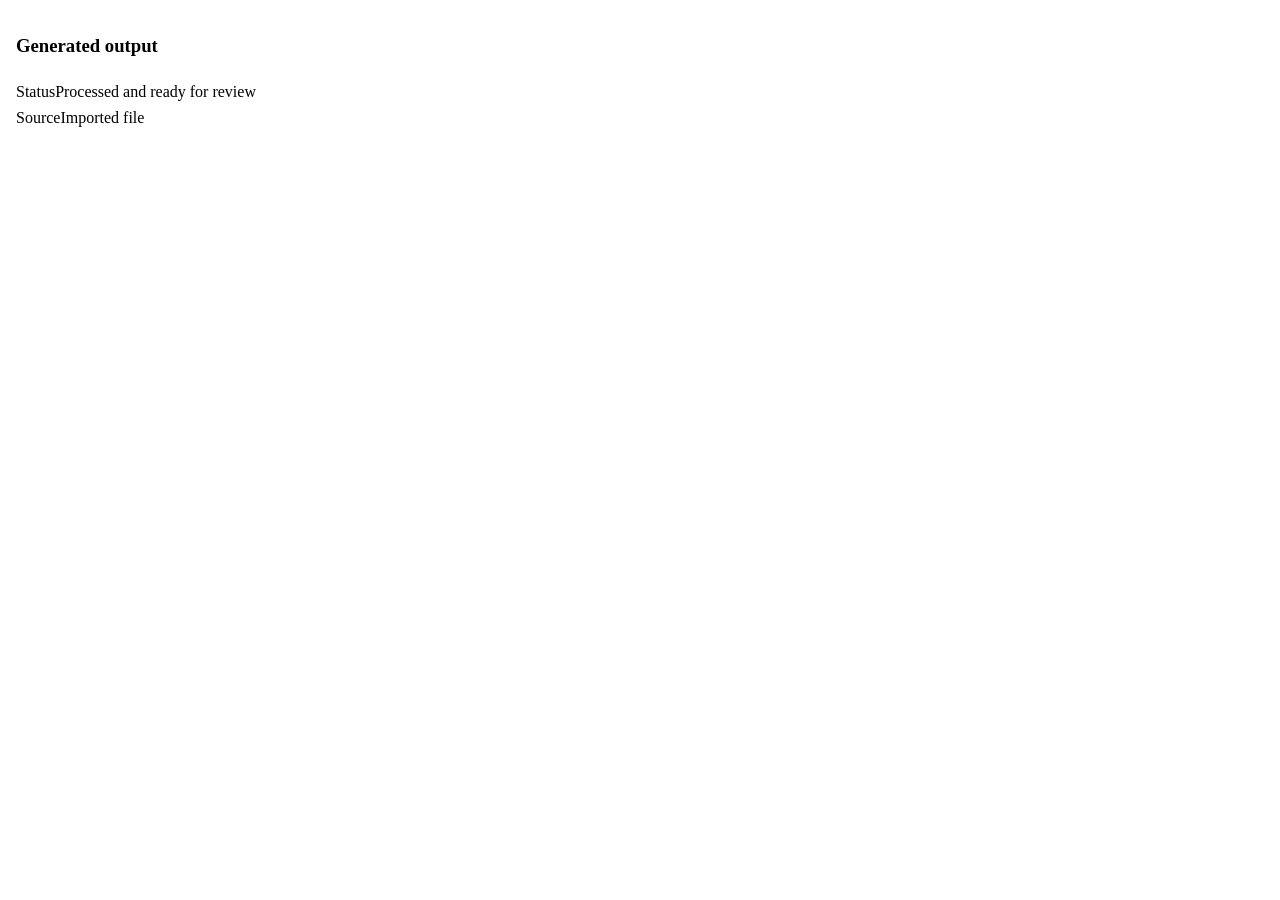
<file: components/AccentRow/preview.html>
<!-- @dsCard group="Data" height=150 -->
<!doctype html>
<html lang="en">
<head><meta charset="utf-8"><title>AccentRow</title>
<link href="https://fonts.googleapis.com/css2?family=Saira+Semi+Condensed:wght@300;400;500;600;700&family=JetBrains+Mono:wght@400;500&family=Source+Sans+3:wght@400;500;600;700&display=swap" rel="stylesheet">
<style>body{margin:0;padding:16px;display:grid;gap:8px;max-width:520px}</style></head>
<body>
<h3 class="sim-label sim-label--accent">Generated output</h3>
<div class="sim-accent-row"><span>Status</span>Processed and ready for review</div>
<div class="sim-accent-row"><span>Source</span>Imported file</div>
</body>
</html>
</file>
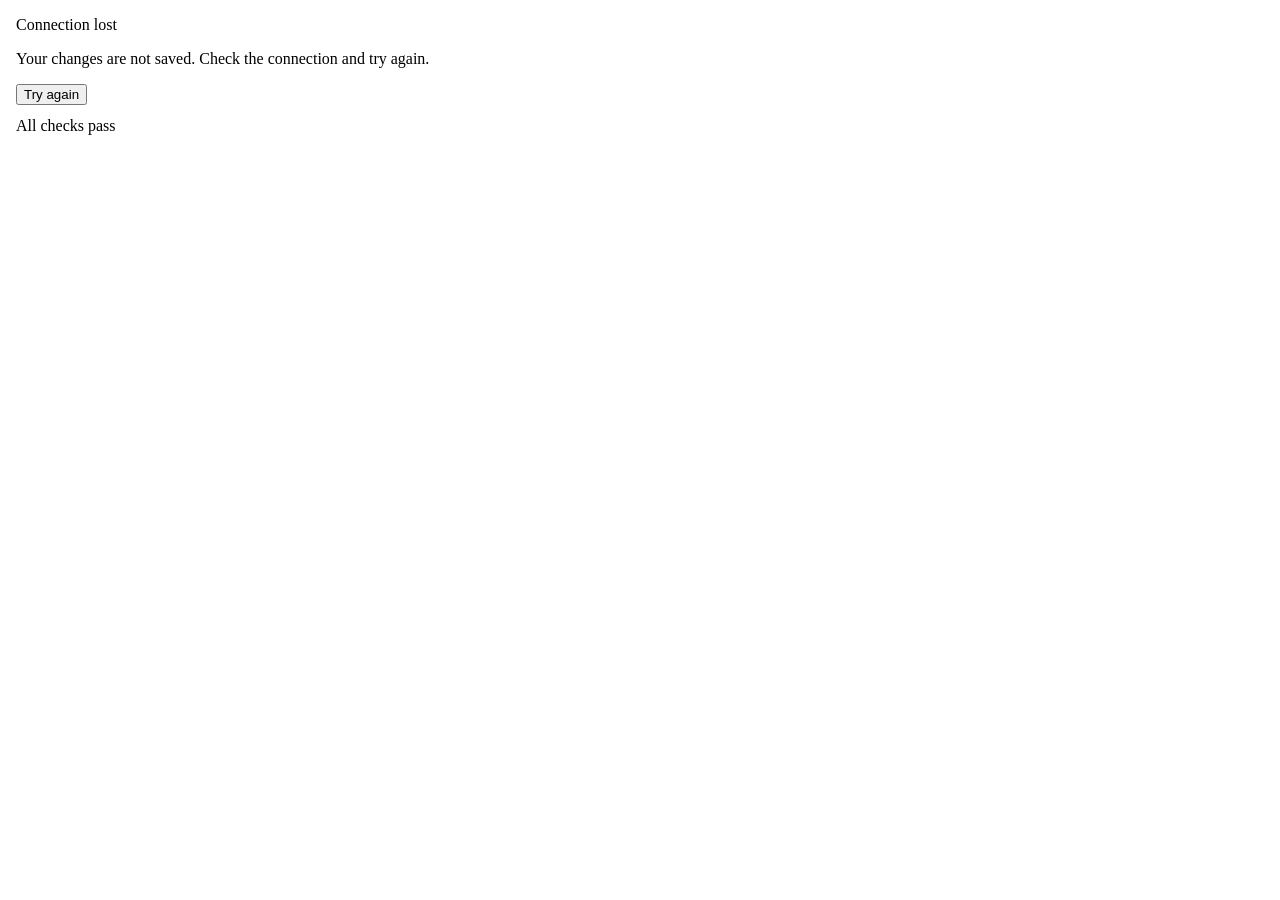
<file: components/Banner/preview.html>
<!-- @dsCard group="Feedback" height=176 -->
<!doctype html>
<html lang="en">
<head><meta charset="utf-8"><title>Banner</title>
<link href="https://fonts.googleapis.com/css2?family=Saira+Semi+Condensed:wght@300;400;500;600;700&family=JetBrains+Mono:wght@400;500&family=Source+Sans+3:wght@400;500;600;700&display=swap" rel="stylesheet">
<style>body{margin:0;padding:16px;display:grid;gap:12px}</style></head>
<body>
<div class="sim-banner sim-banner--hot" role="status">
<div>
<div class="sim-banner__title">Connection lost</div>
<p>Your changes are not saved. Check the connection and try again.</p>
</div>
<button class="sim-btn">Try again</button>
</div>
<div class="sim-banner" role="status">
<div class="sim-banner__title">All checks pass</div>
</div>
</body>
</html>
</file>
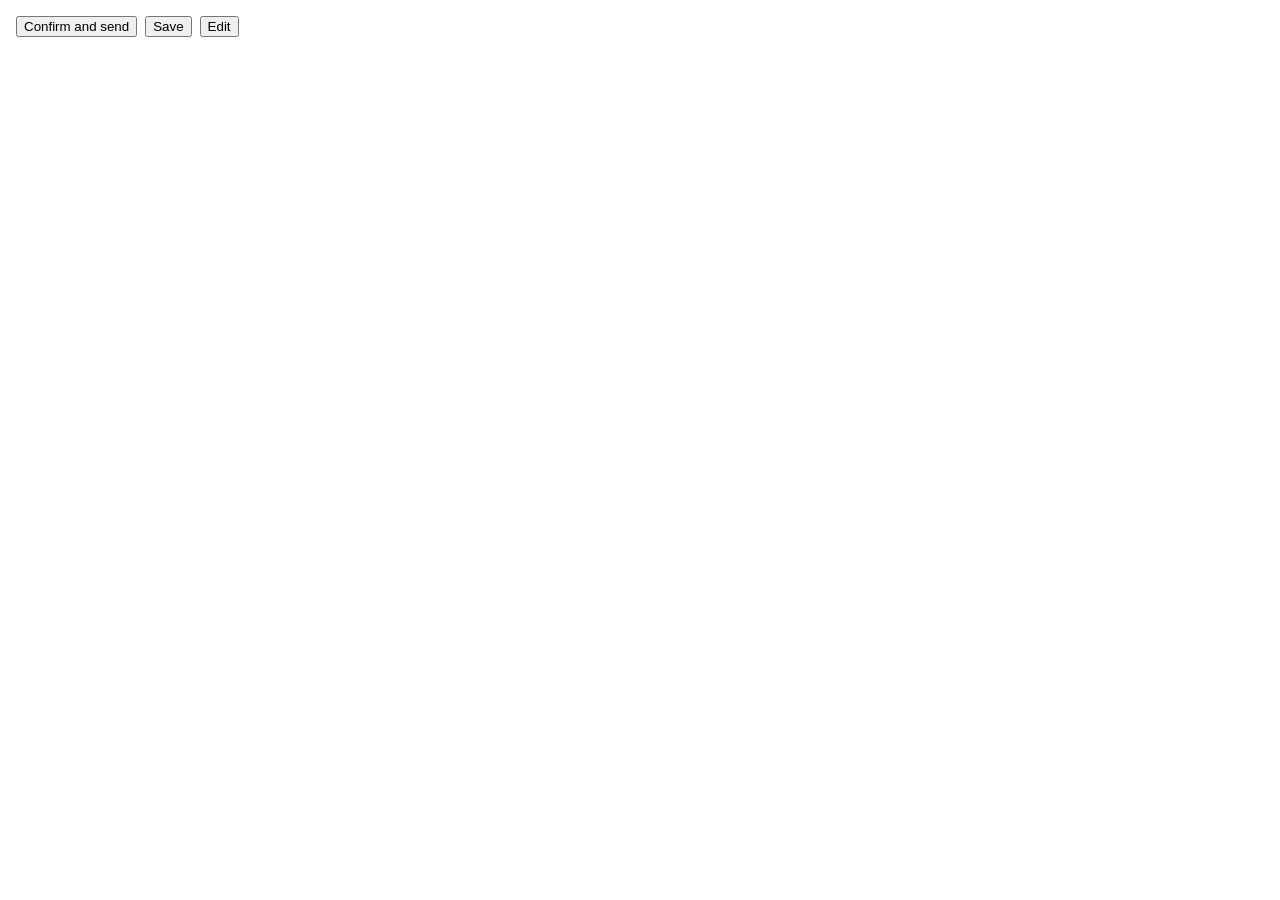
<file: components/Button/preview.html>
<!-- @dsCard group="Actions" height=88 -->
<!doctype html>
<html lang="en">
<head><meta charset="utf-8"><title>Button</title>
<link href="https://fonts.googleapis.com/css2?family=Saira+Semi+Condensed:wght@300;400;500;600;700&family=JetBrains+Mono:wght@400;500&family=Source+Sans+3:wght@400;500;600;700&display=swap" rel="stylesheet">
<style>body{margin:0;padding:16px;display:flex;flex-wrap:wrap;gap:8px}</style></head>
<body>
<button class="sim-btn sim-btn--hot">Confirm and send</button>
<button class="sim-btn sim-btn--neutral">Save</button>
<button class="sim-btn">Edit</button>
</body>
</html>
</file>
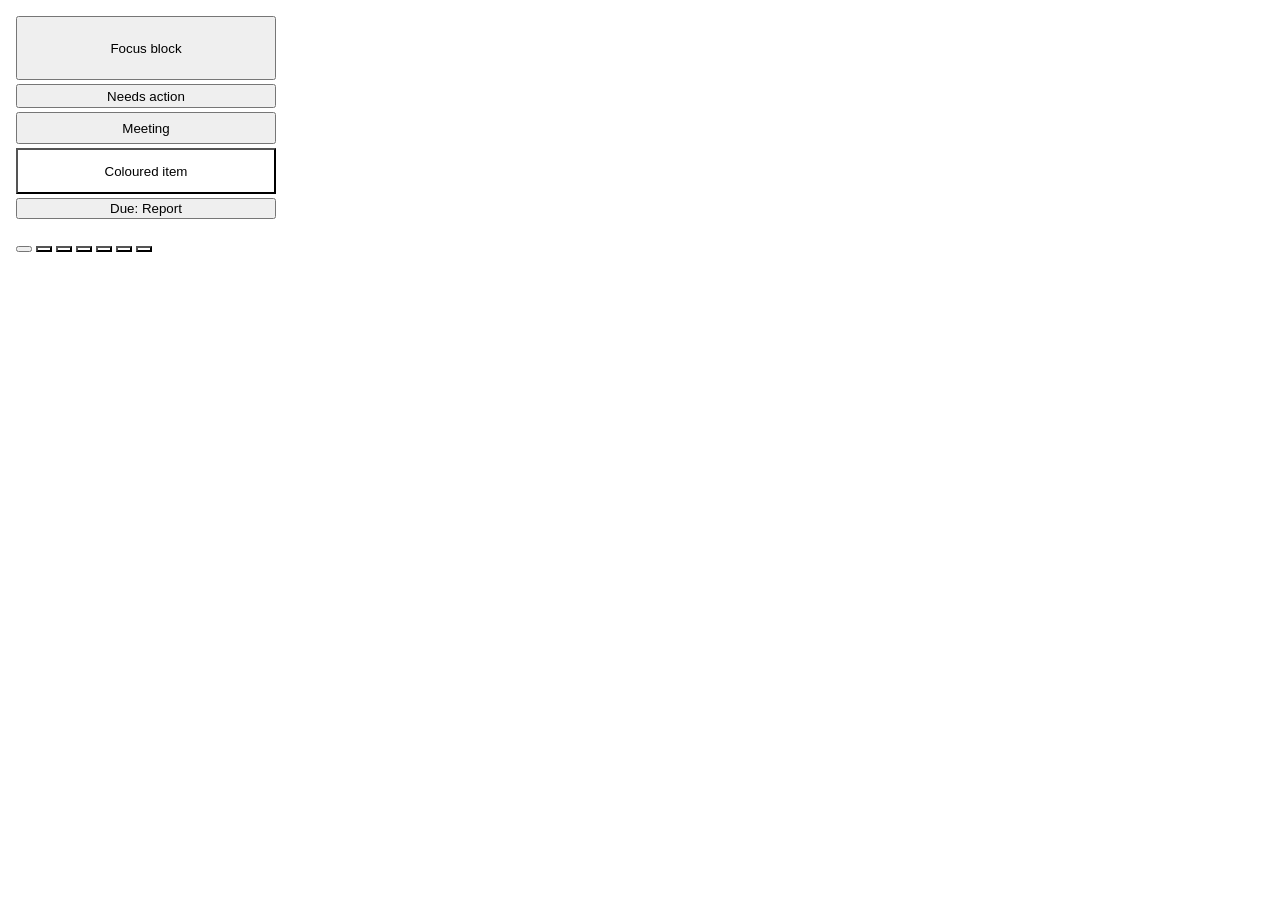
<file: components/CalendarItem/preview.html>
<!-- @dsCard group="Data" height=290 -->
<!doctype html>
<html lang="en">
<head><meta charset="utf-8"><title>CalendarItem</title>
<link href="https://fonts.googleapis.com/css2?family=Saira+Semi+Condensed:wght@300;400;500;600;700&family=JetBrains+Mono:wght@400;500&family=Source+Sans+3:wght@400;500;600;700&display=swap" rel="stylesheet">
<style>body{margin:0;padding:16px;display:grid;gap:4px;max-width:260px}.sim-swatches{margin-top:12px}</style></head>
<body>
<button class="sim-cal-block" style="height:64px">Focus block</button>
<button class="sim-cal-block sim-cal-block--ok" style="height:24px">Needs action</button>
<button class="sim-cal-block sim-cal-block--event" style="height:32px">Meeting</button>
<button class="sim-cal-block" style="height:46px;background:var(--moss)">Coloured item</button>
<button class="sim-cal-block sim-cal-block--due">Due: Report</button>
<div class="sim-swatches">
<button class="sim-swatch sim-swatch--default" aria-label="Default colour" aria-pressed="false"></button>
<button class="sim-swatch" aria-label="Steel" aria-pressed="false" style="background:var(--steel)"></button>
<button class="sim-swatch" aria-label="Moss" aria-pressed="true" style="background:var(--moss)"></button>
<button class="sim-swatch" aria-label="Amber" aria-pressed="false" style="background:var(--amber)"></button>
<button class="sim-swatch" aria-label="Rust" aria-pressed="false" style="background:var(--rust)"></button>
<button class="sim-swatch" aria-label="Plum" aria-pressed="false" style="background:var(--plum)"></button>
<button class="sim-swatch" aria-label="Slate" aria-pressed="false" style="background:var(--slate)"></button>
</div>
</body>
</html>
</file>
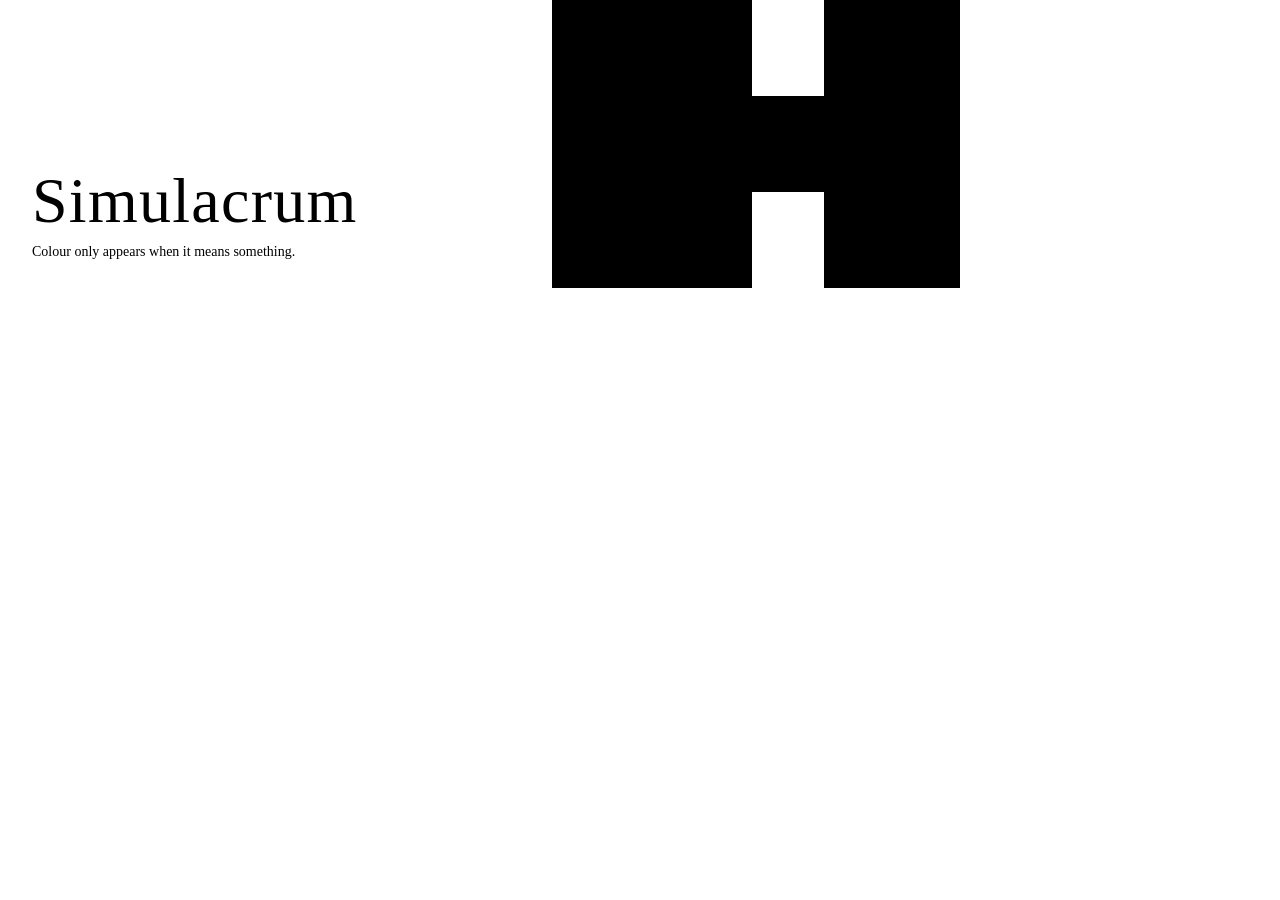
<file: components/Cover/preview.html>
<!-- @dsCard height=288 -->
<!doctype html>
<html lang="en">
<head>
<meta charset="utf-8">
<title>Simulacrum</title>
<link href="https://fonts.googleapis.com/css2?family=Saira+Semi+Condensed:wght@300;400;500;600;700&family=JetBrains+Mono:wght@400;500&family=Source+Sans+3:wght@400;500;600;700&display=swap" rel="stylesheet">
<style>
  html, body { margin: 0; height: 100%; }
  body { background: var(--bg); color: var(--ink); overflow: hidden; }
  .cover { position: relative; height: 288px; overflow: hidden; }
  .art { position: absolute; top: 0; left: 480px; width: 480px; height: 288px; }
  .art svg { display: block; width: 480px; height: 288px; }
  .text { position: absolute; left: 32px; bottom: 28px; width: 420px; }
  .name { margin: 0; font-family: var(--font-display); font-size: 64px; line-height: .95; font-weight: 300; letter-spacing: .02em; }
  .tag { margin: 12px 0 0; font-family: var(--font-body); font-size: 14px; color: var(--dim); }
  .accent { fill: var(--accent); }
  .hot { fill: var(--hot); }
  .slate { fill: var(--slate); }
  .raise { fill: var(--raise); }
  .ticks { stroke: var(--bg); stroke-width: 2; }
  .brk { fill: none; stroke: var(--ink); stroke-width: 2; }
</style>
</head>
<body>
<div class="cover">
<div class="art">
<!--
  blocks: slate 200x192, accent 136x288 bleeding top and bottom, hot 64x96, raise 200x96; scales are multiples of space-5 and space-9.
  arrangement: one tall accent slab with a slate field and a small hot signal, square corners only (radius-none).
  pattern: precise, technical, mono, so a tick ruler cut from the slate block, the system's own separator, at the ruler's 8px pitch.
  steps and radii: space-3 pitch, bracket arms from the panel corners, radius-none.
-->
<svg viewBox="0 0 480 288" aria-hidden="true">
<rect class="raise" x="72" y="192" width="200" height="96"></rect>
<rect class="slate" x="72" y="0" width="200" height="192"></rect>
<rect class="accent" x="344" y="0" width="136" height="288"></rect>
<rect class="hot" x="272" y="96" width="72" height="96"></rect>
<g class="ticks">
<path d="M88 176v16M96 176v16M104 176v16M112 176v16M120 176v16M128 176v16M136 176v16M144 176v16M152 176v16M160 176v16M168 176v16M176 176v16M184 176v16M192 176v16M200 176v16M208 176v16M216 176v16M224 176v16M232 176v16M240 176v16M248 176v16M256 176v16"></path>
</g>
<path class="brk" d="M84 28V16H96M260 276V264M260 276H248"></path>
</svg>
</div>
<div class="text">
<h1 class="name">Simulacrum</h1>
<p class="tag">Colour only appears when it means something.</p>
</div>
</div>
</body>
</html>
</file>
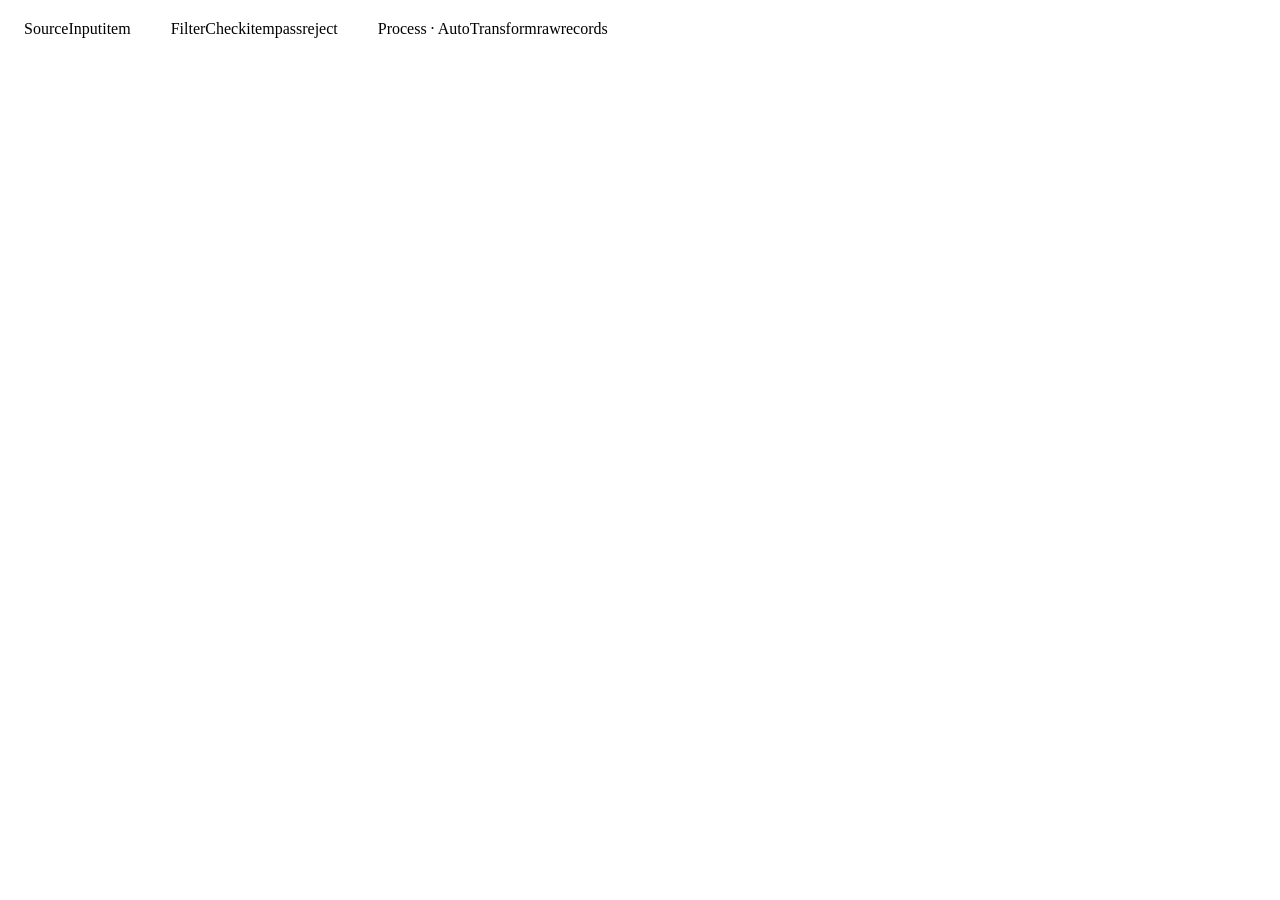
<file: components/GraphNode/preview.html>
<!-- @dsCard group="Graph" height=150 -->
<!doctype html>
<html lang="en">
<head><meta charset="utf-8"><title>GraphNode</title>
<link href="https://fonts.googleapis.com/css2?family=Saira+Semi+Condensed:wght@300;400;500;600;700&family=JetBrains+Mono:wght@400;500&family=Source+Sans+3:wght@400;500;600;700&display=swap" rel="stylesheet">
<style>body{margin:0;padding:20px 24px;display:flex;flex-wrap:wrap;gap:40px;align-items:flex-start}</style></head>
<body>
<div class="sim-node"><span class="sim-node__kind">Source</span><span class="sim-node__title">Input</span><span class="sim-port sim-port--source">item</span></div>
<div class="sim-node sim-node--tall"><span class="sim-node__kind">Filter</span><span class="sim-node__title">Check</span><span class="sim-port sim-port--sink">item</span><span class="sim-port sim-port--source">pass</span><span class="sim-port sim-port--source sim-port--row2 sim-port--open">reject</span></div>
<div class="sim-node sim-node--accent"><span class="sim-node__kind">Process · Auto</span><span class="sim-node__title">Transform</span><span class="sim-port sim-port--sink">raw</span><span class="sim-port sim-port--source">records</span></div>
</body>
</html>
</file>
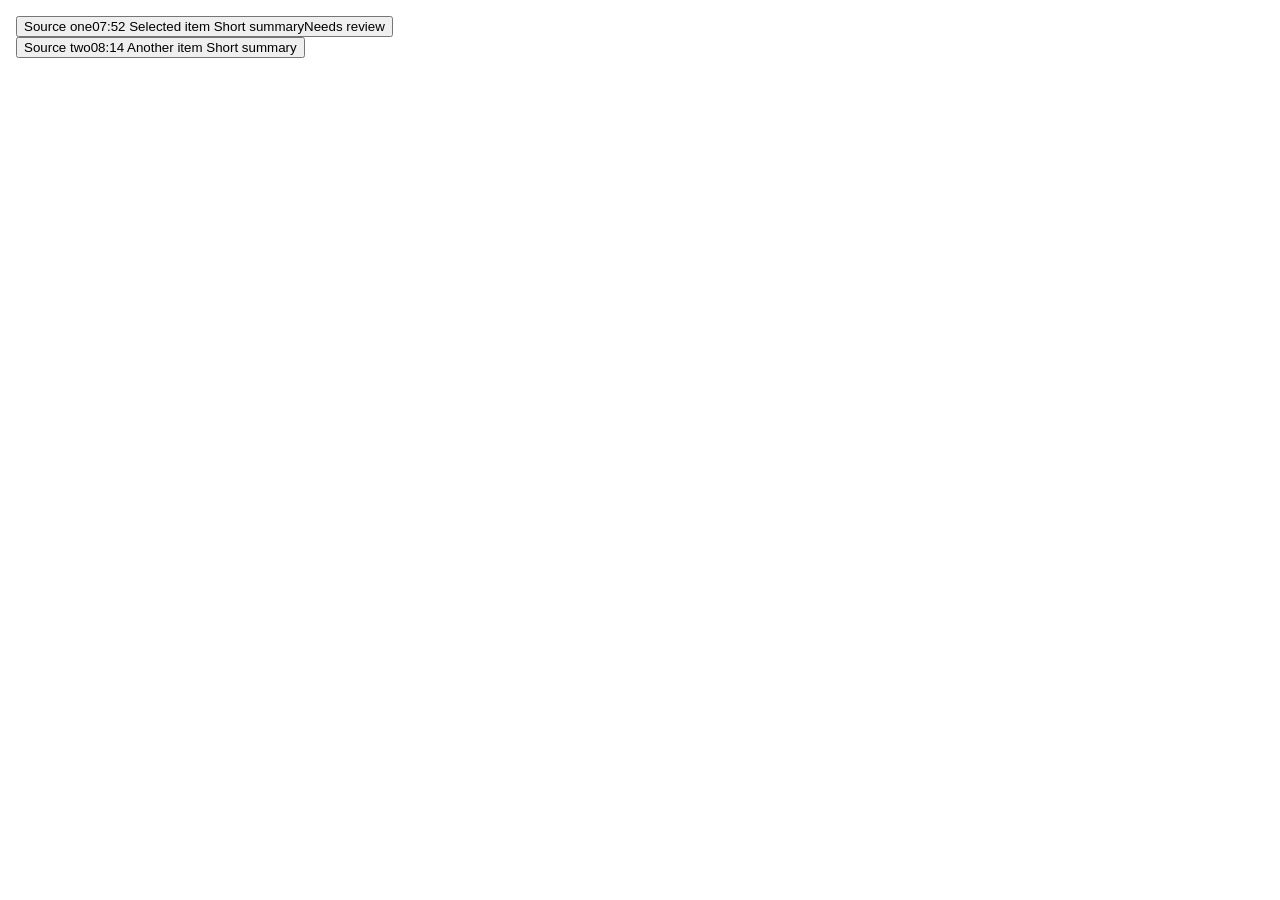
<file: components/ItemRow/preview.html>
<!-- @dsCard group="Data" height=230 -->
<!doctype html>
<html lang="en">
<head><meta charset="utf-8"><title>ItemRow</title>
<link href="https://fonts.googleapis.com/css2?family=Saira+Semi+Condensed:wght@300;400;500;600;700&family=JetBrains+Mono:wght@400;500&family=Source+Sans+3:wght@400;500;600;700&display=swap" rel="stylesheet">
<style>body{margin:0;padding:16px}.w{max-width:420px}</style></head>
<body>
<div class="w">
<section class="sim-panel sim-panel--main">
<button class="sim-row" aria-current="true">
<span class="sim-row__meta"><span>Source one</span><span>07:52</span></span>
<span class="sim-row__title">Selected item</span>
<span class="sim-row__foot"><span>Short summary</span><span class="sim-row__flag">Needs review</span></span>
</button>
<button class="sim-row">
<span class="sim-row__meta"><span>Source two</span><span>08:14</span></span>
<span class="sim-row__title">Another item</span>
<span class="sim-row__foot"><span>Short summary</span></span>
</button>
</section>
</div>
</body>
</html>
</file>
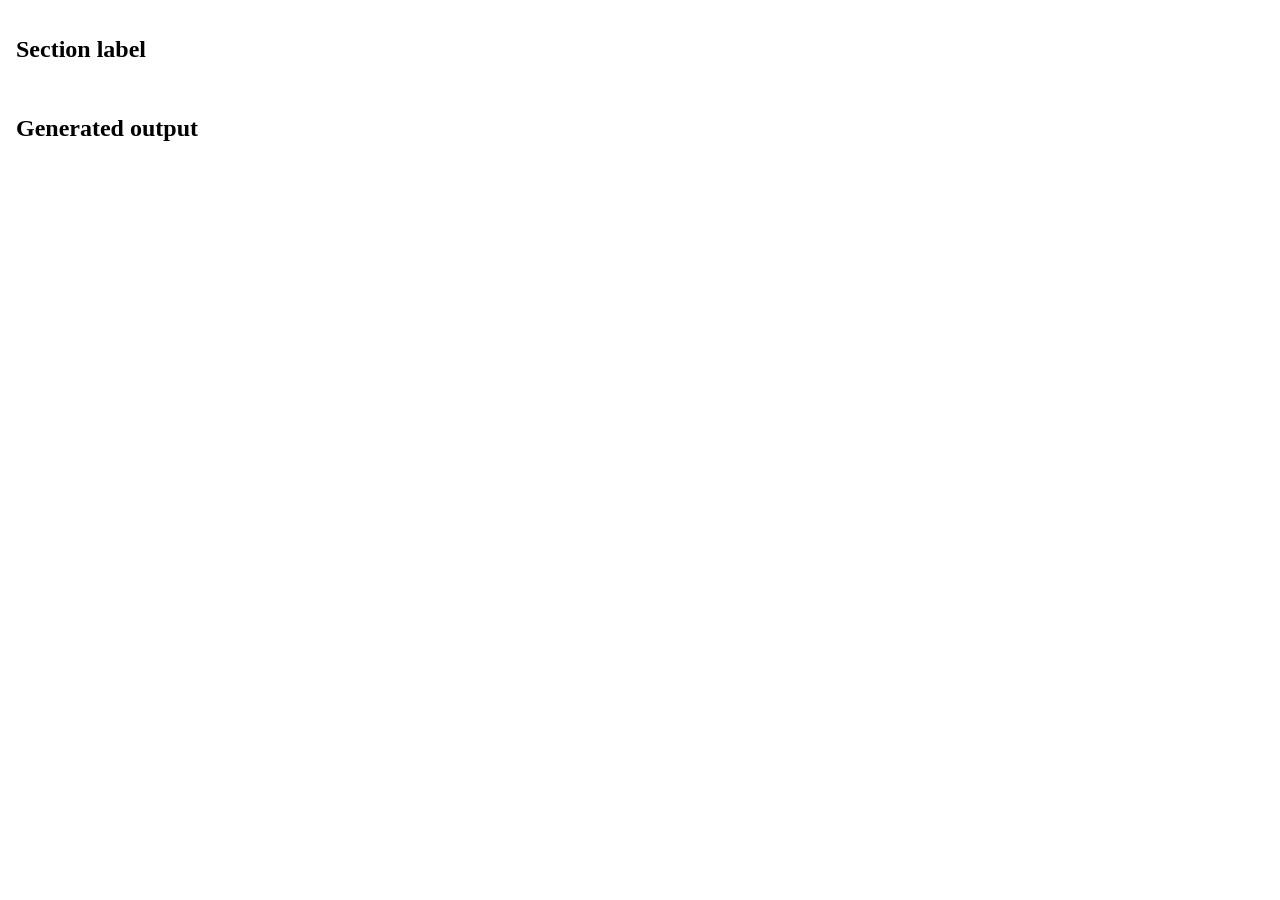
<file: components/Label/preview.html>
<!-- @dsCard group="Layout" height=96 -->
<!doctype html>
<html lang="en">
<head><meta charset="utf-8"><title>Label</title>
<link href="https://fonts.googleapis.com/css2?family=Saira+Semi+Condensed:wght@300;400;500;600;700&family=JetBrains+Mono:wght@400;500&family=Source+Sans+3:wght@400;500;600;700&display=swap" rel="stylesheet">
<style>body{margin:0;padding:16px;display:grid;gap:12px}</style></head>
<body>
<h2 class="sim-label">Section label</h2>
<h2 class="sim-label sim-label--accent">Generated output</h2>
</body>
</html>
</file>
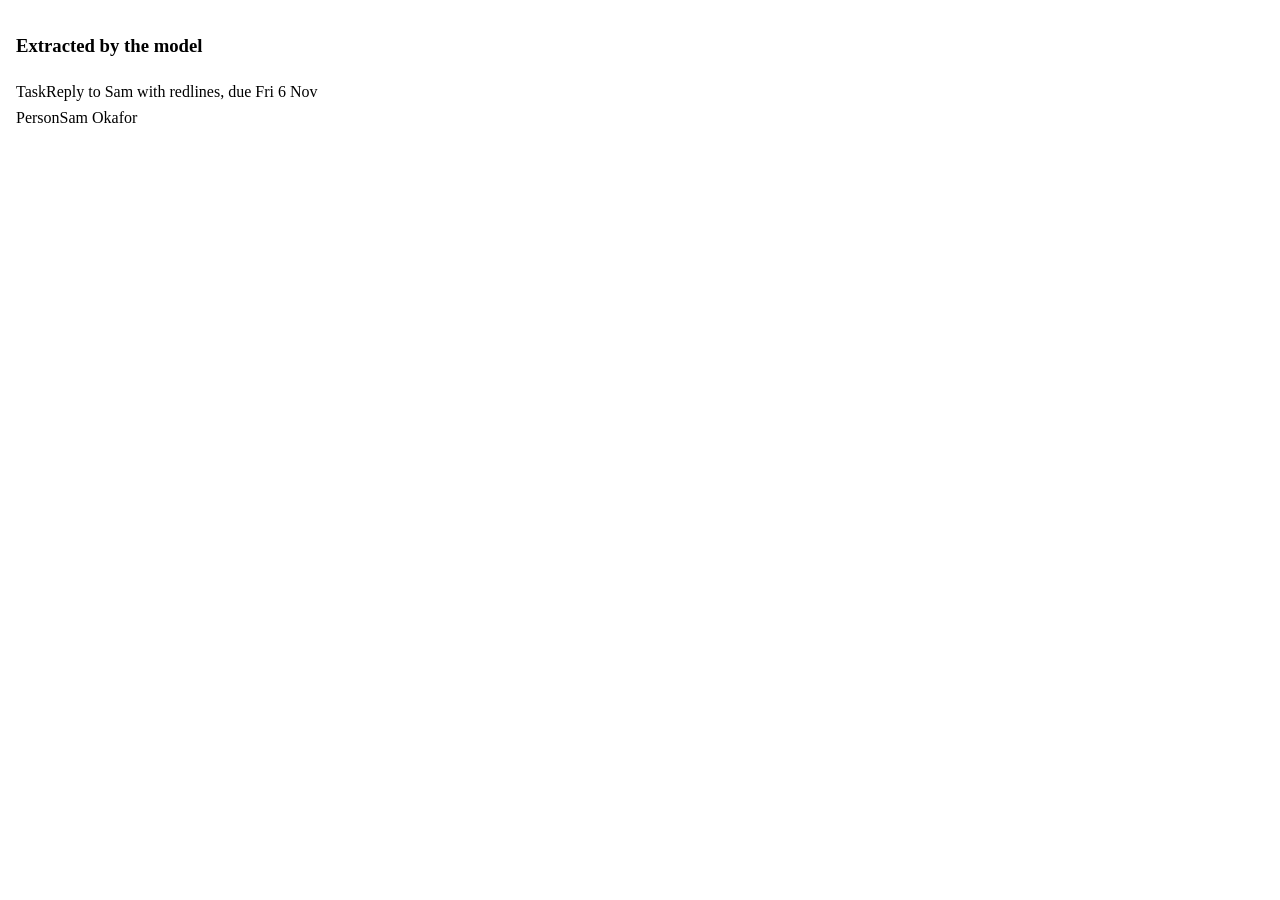
<file: components/ModelRow/preview.html>
<!-- @dsCard group="Data" height=150 -->
<!doctype html>
<html lang="en">
<head><meta charset="utf-8"><title>ModelRow</title>
<link href="https://fonts.googleapis.com/css2?family=Saira+Semi+Condensed:wght@300;400;500;600;700&family=JetBrains+Mono:wght@400;500&family=Source+Sans+3:wght@400;500;600;700&display=swap" rel="stylesheet">
<style>body{margin:0;padding:16px;display:grid;gap:8px;max-width:520px}</style></head>
<body>
<h3 class="sim-label sim-label--accent">Extracted by the model</h3>
<div class="sim-model-row"><span>Task</span>Reply to Sam with redlines, due Fri 6 Nov</div>
<div class="sim-model-row"><span>Person</span>Sam Okafor</div>
</body>
</html>
</file>
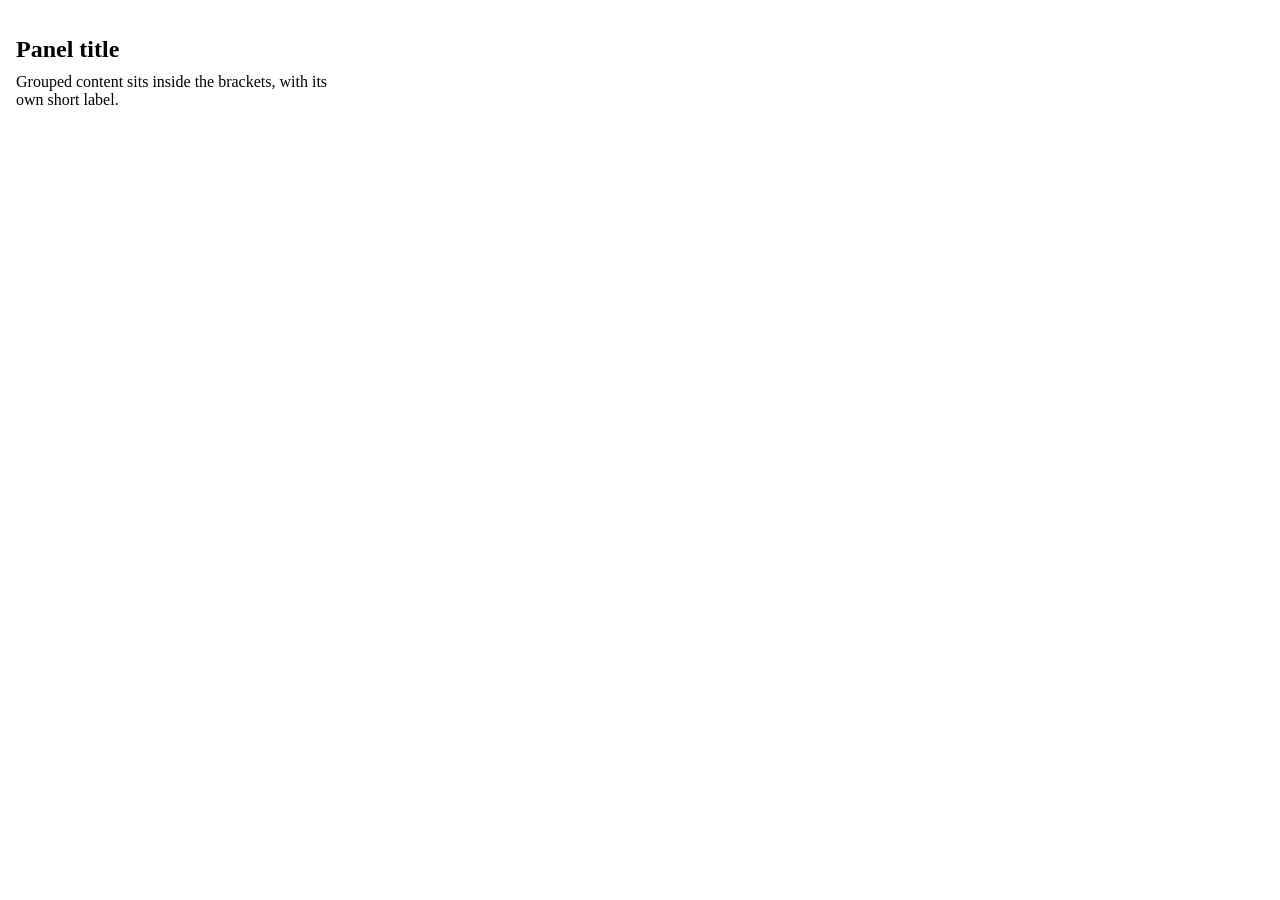
<file: components/Panel/preview.html>
<!-- @dsCard group="Layout" height=170 -->
<!doctype html>
<html lang="en">
<head><meta charset="utf-8"><title>Panel</title>
<link href="https://fonts.googleapis.com/css2?family=Saira+Semi+Condensed:wght@300;400;500;600;700&family=JetBrains+Mono:wght@400;500&family=Source+Sans+3:wght@400;500;600;700&display=swap" rel="stylesheet">
<style>body{margin:0;padding:16px}.w{max-width:340px}</style></head>
<body>
<div class="w">
<section class="sim-panel">
<h2 class="sim-label" style="margin-bottom:10px">Panel title</h2>
<p style="margin:0;color:var(--soft)">Grouped content sits inside the brackets, with its own short label.</p>
</section>
</div>
</body>
</html>
</file>
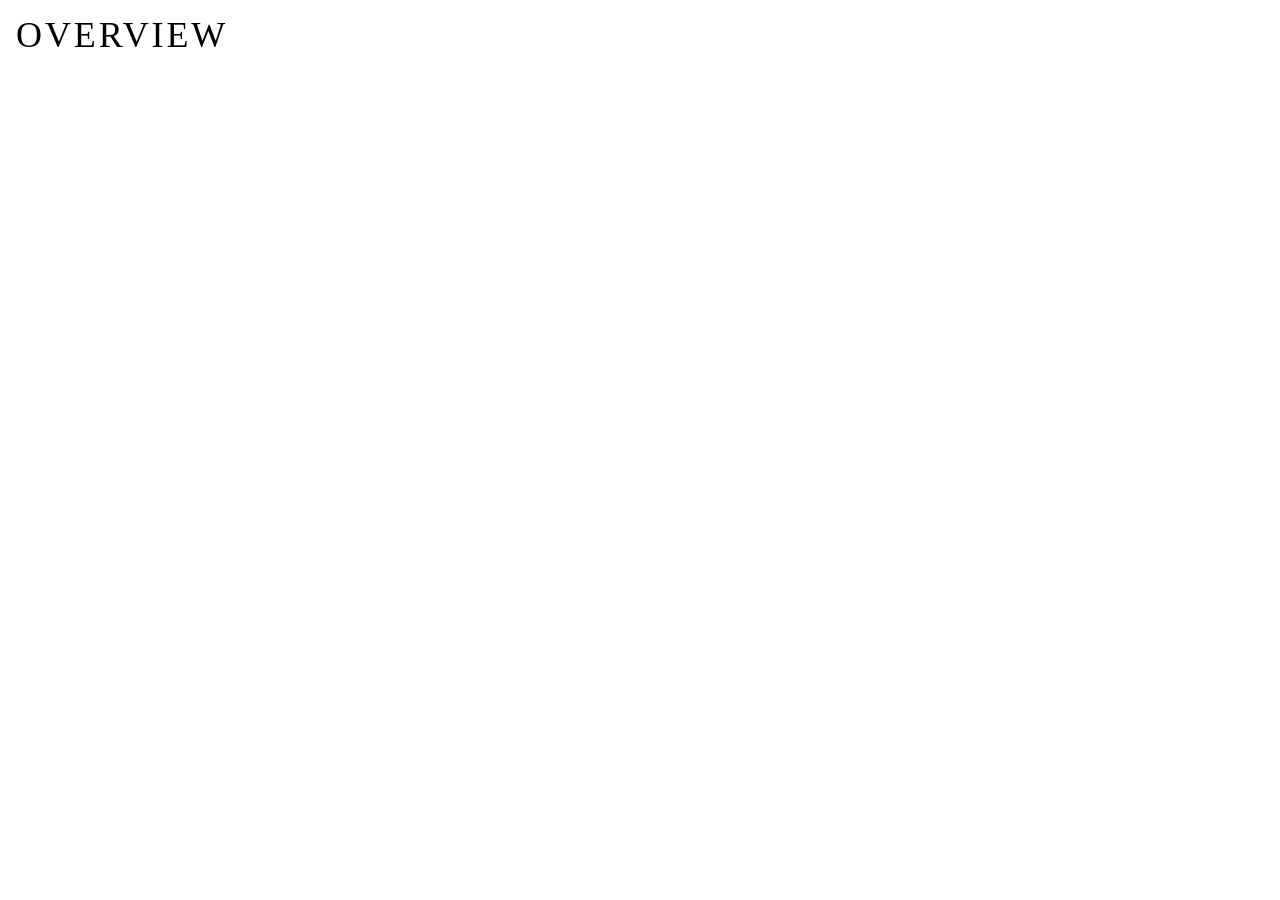
<file: components/Ruler/preview.html>
<!-- @dsCard group="Layout" height=120 -->
<!doctype html>
<html lang="en">
<head><meta charset="utf-8"><title>Ruler</title>
<link href="https://fonts.googleapis.com/css2?family=Saira+Semi+Condensed:wght@300;400;500;600;700&family=JetBrains+Mono:wght@400;500&family=Source+Sans+3:wght@400;500;600;700&display=swap" rel="stylesheet">
<style>body{margin:0;padding:16px}h1{margin:0 0 12px;font-family:var(--font-display);font-size:36px;line-height:1.1;font-weight:300;letter-spacing:.08em;text-transform:uppercase}</style></head>
<body>
<h1>Overview</h1>
<div class="sim-ruler" aria-hidden="true"></div>
</body>
</html>
</file>
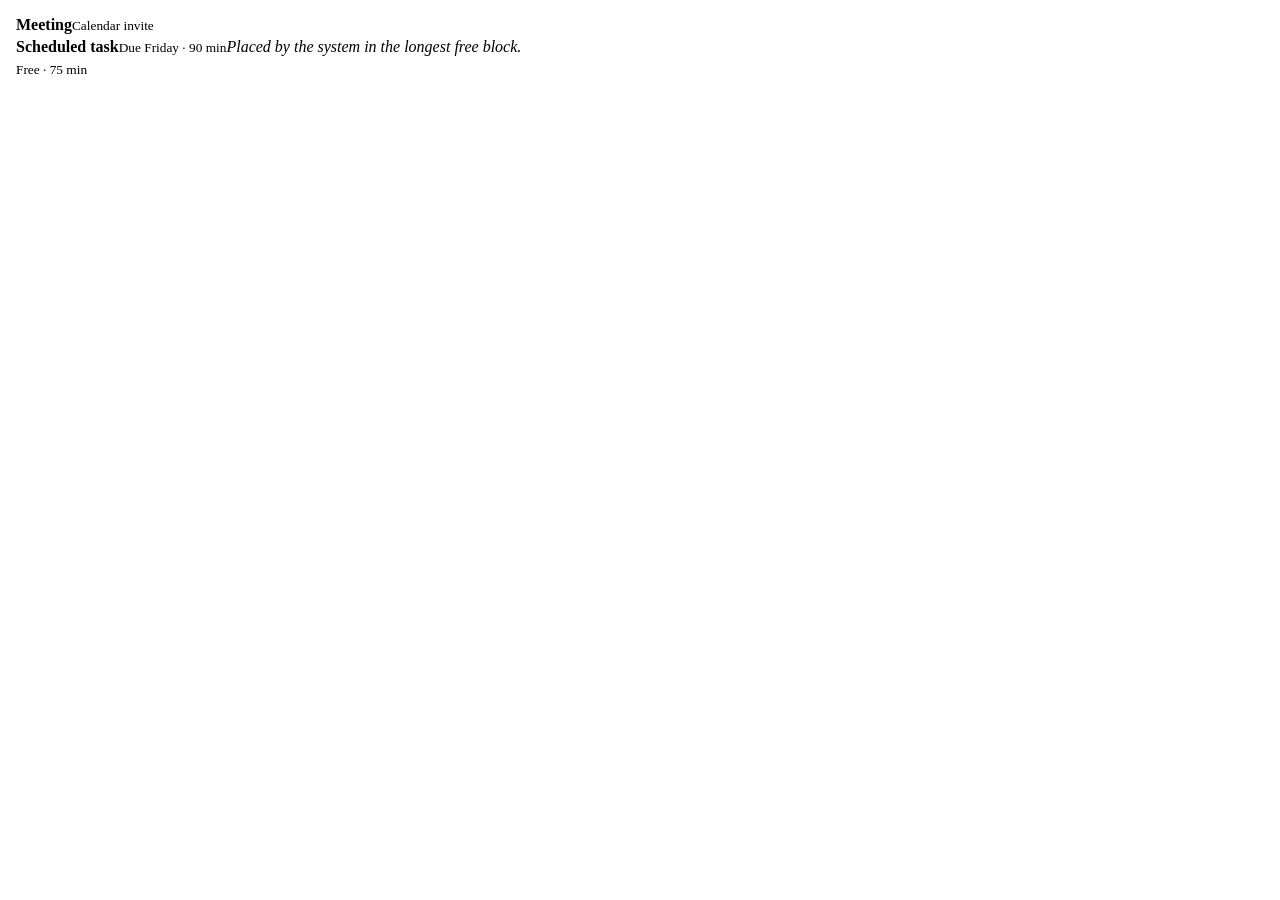
<file: components/TimelineBlock/preview.html>
<!-- @dsCard group="Data" height=250 -->
<!doctype html>
<html lang="en">
<head><meta charset="utf-8"><title>TimelineBlock</title>
<link href="https://fonts.googleapis.com/css2?family=Saira+Semi+Condensed:wght@300;400;500;600;700&family=JetBrains+Mono:wght@400;500&family=Source+Sans+3:wght@400;500;600;700&display=swap" rel="stylesheet">
<style>body{margin:0;padding:16px;display:grid;gap:4px;max-width:520px}</style></head>
<body>
<div class="sim-block"><b>Meeting</b><small>Calendar invite</small></div>
<div class="sim-block sim-block--task"><b>Scheduled task</b><small>Due Friday · 90 min</small><em>Placed by the system in the longest free block.</em></div>
<div class="sim-block sim-block--free"><small>Free · 75 min</small></div>
</body>
</html>
</file>
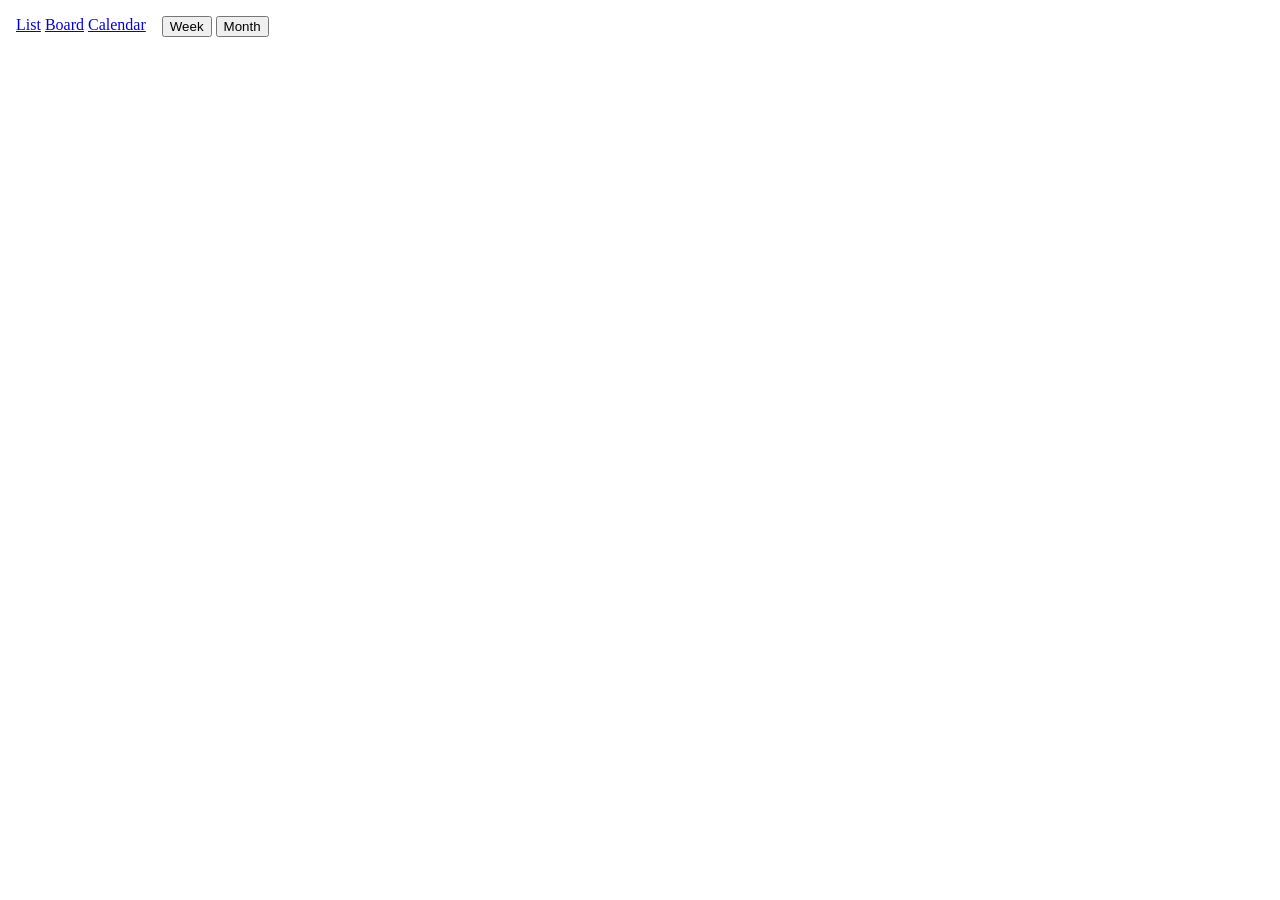
<file: components/Toggle/preview.html>
<!-- @dsCard group="Navigation" height=88 -->
<!doctype html>
<html lang="en">
<head><meta charset="utf-8"><title>Toggle</title>
<link href="https://fonts.googleapis.com/css2?family=Saira+Semi+Condensed:wght@300;400;500;600;700&family=JetBrains+Mono:wght@400;500&family=Source+Sans+3:wght@400;500;600;700&display=swap" rel="stylesheet">
<style>body{margin:0;padding:16px;display:flex;flex-wrap:wrap;gap:16px}</style></head>
<body>
<div class="sim-toggle">
<a href="#list" aria-current="page">List</a>
<a href="#board">Board</a>
<a href="#calendar">Calendar</a>
</div>
<div class="sim-toggle">
<button aria-pressed="true">Week</button>
<button aria-pressed="false">Month</button>
</div>
</body>
</html>
</file>
